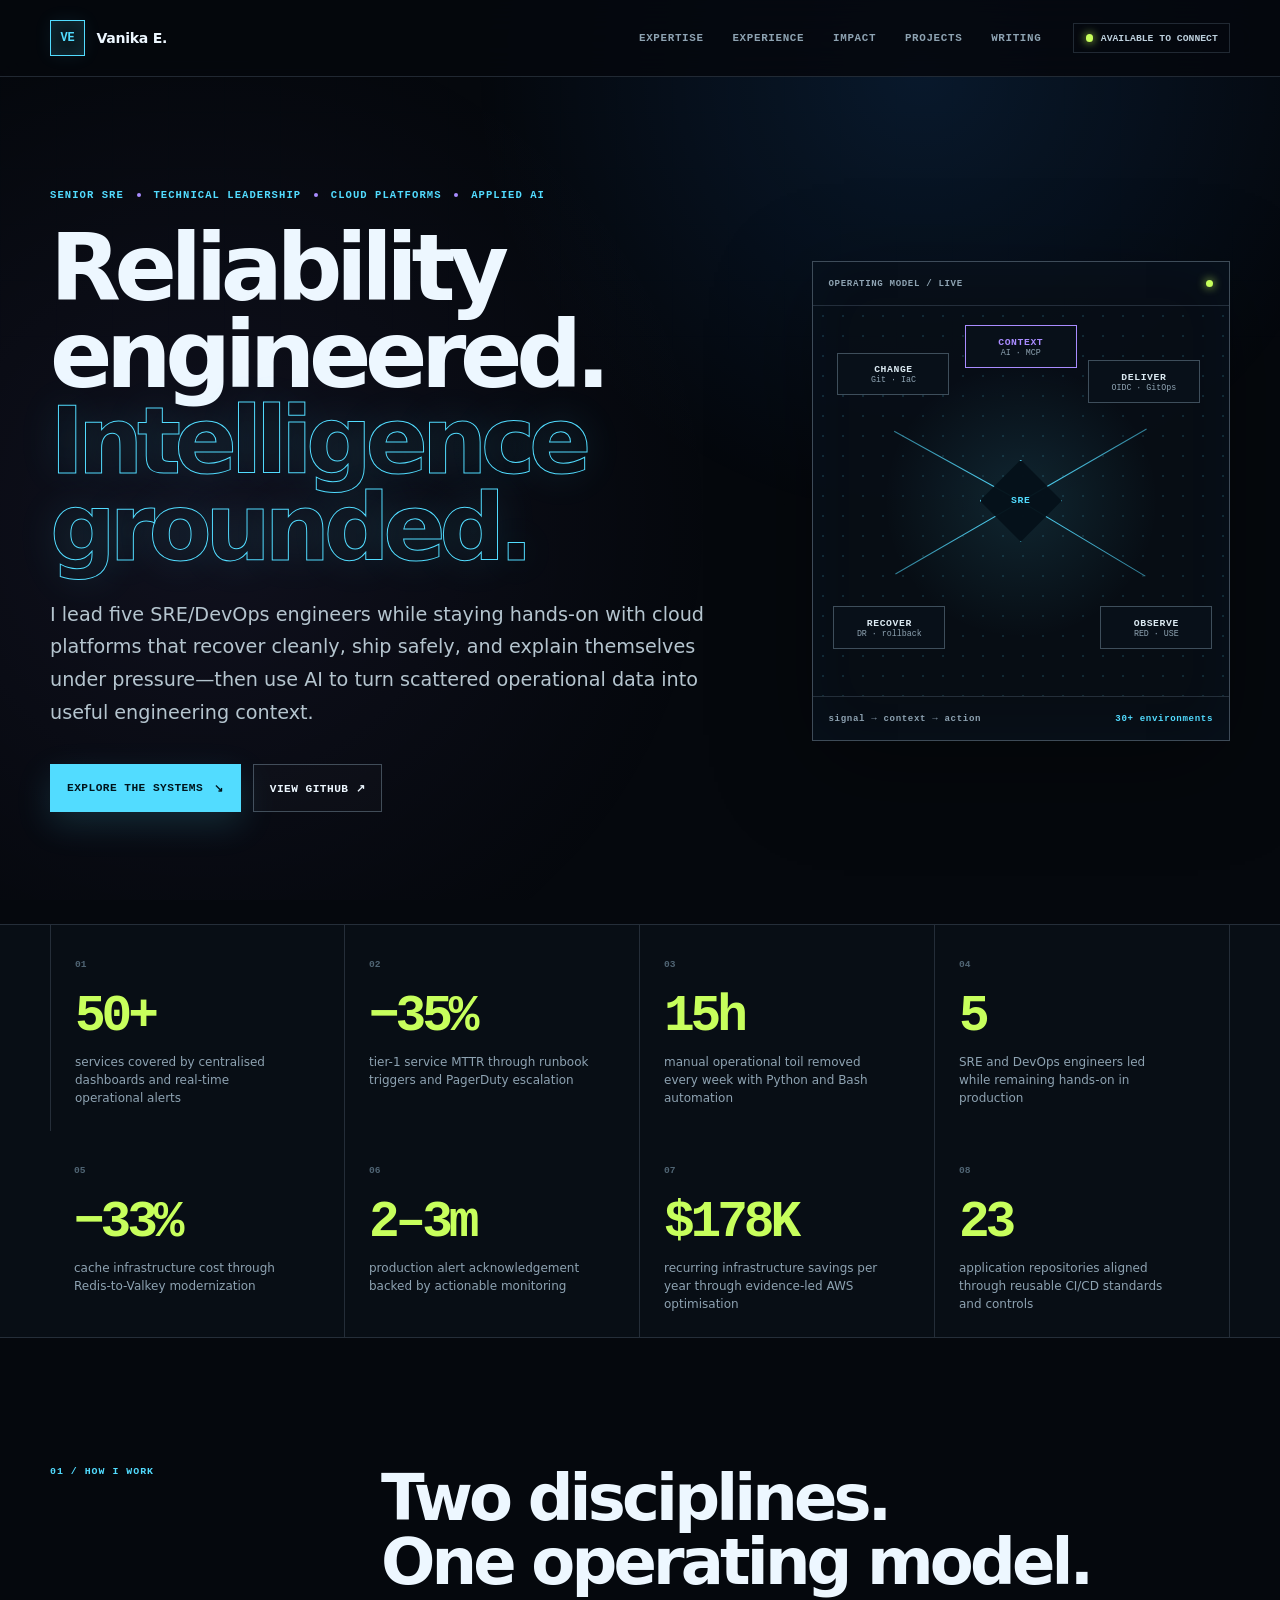
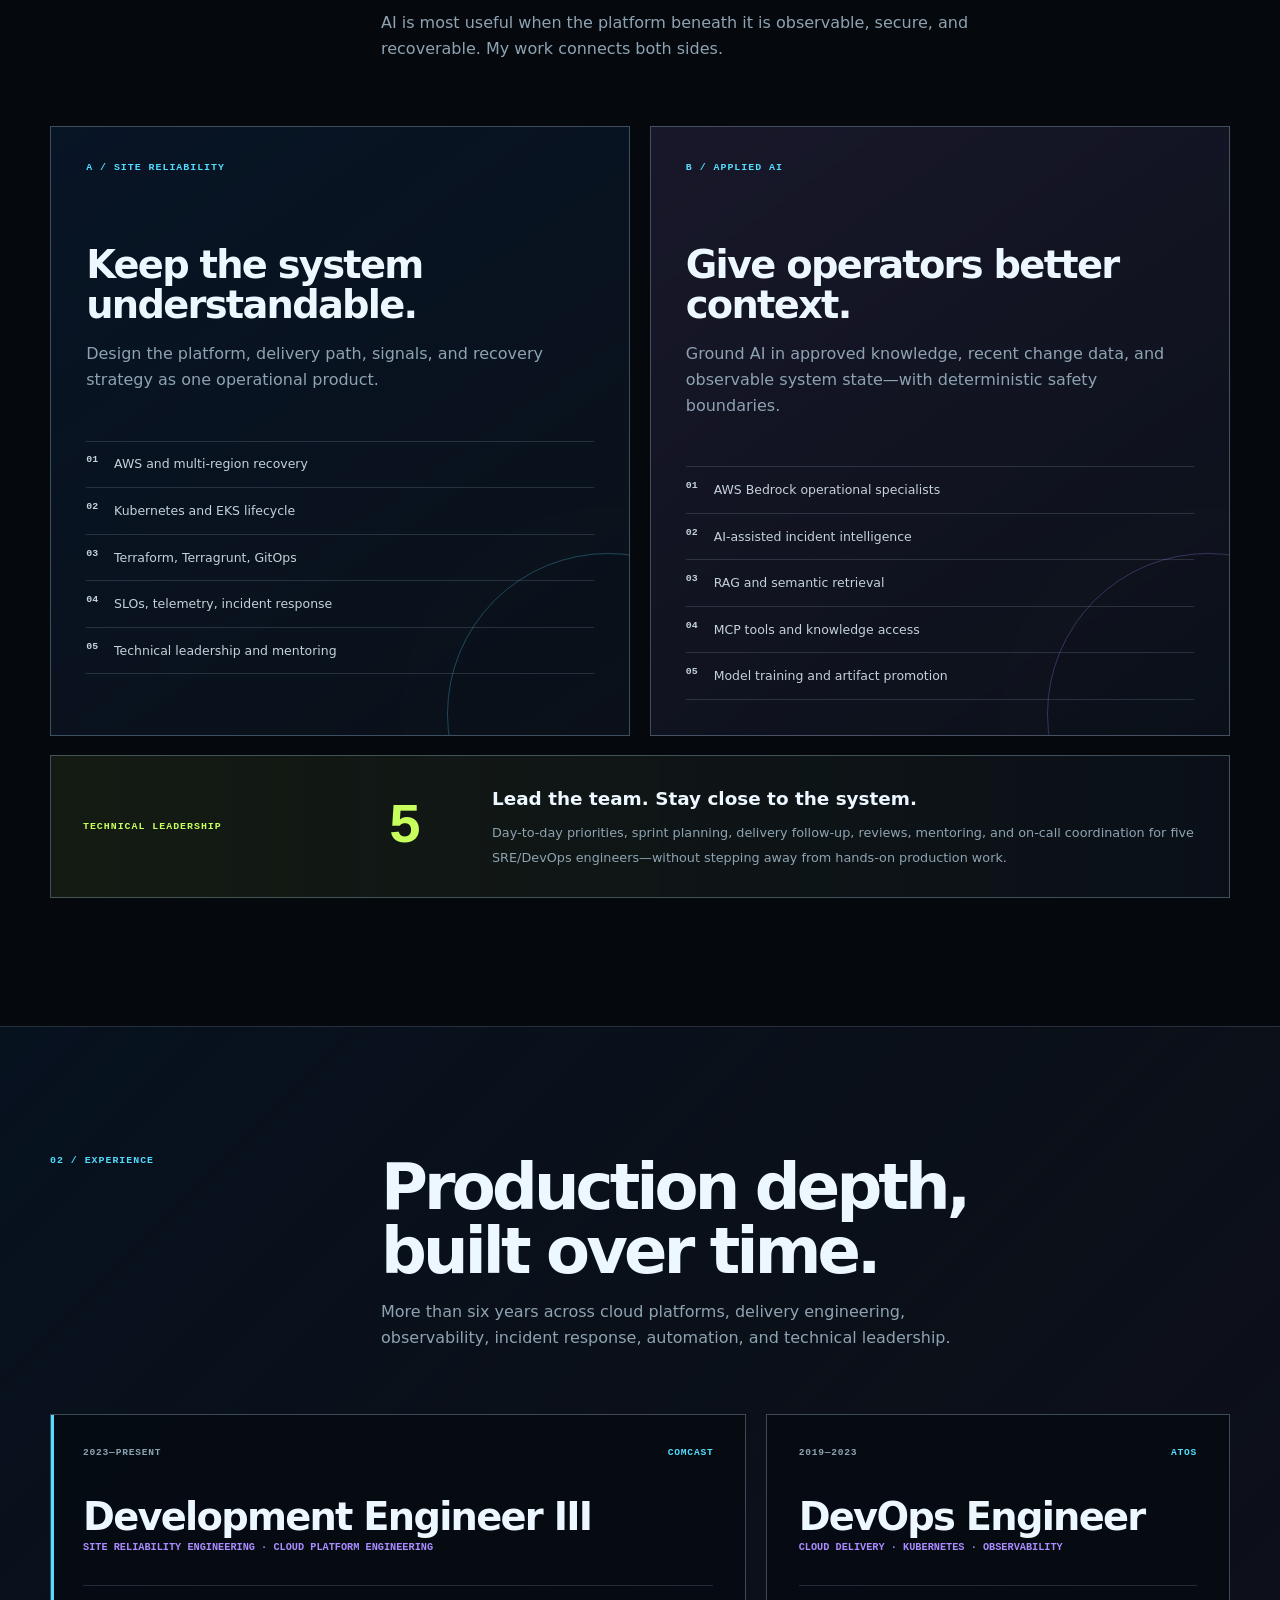
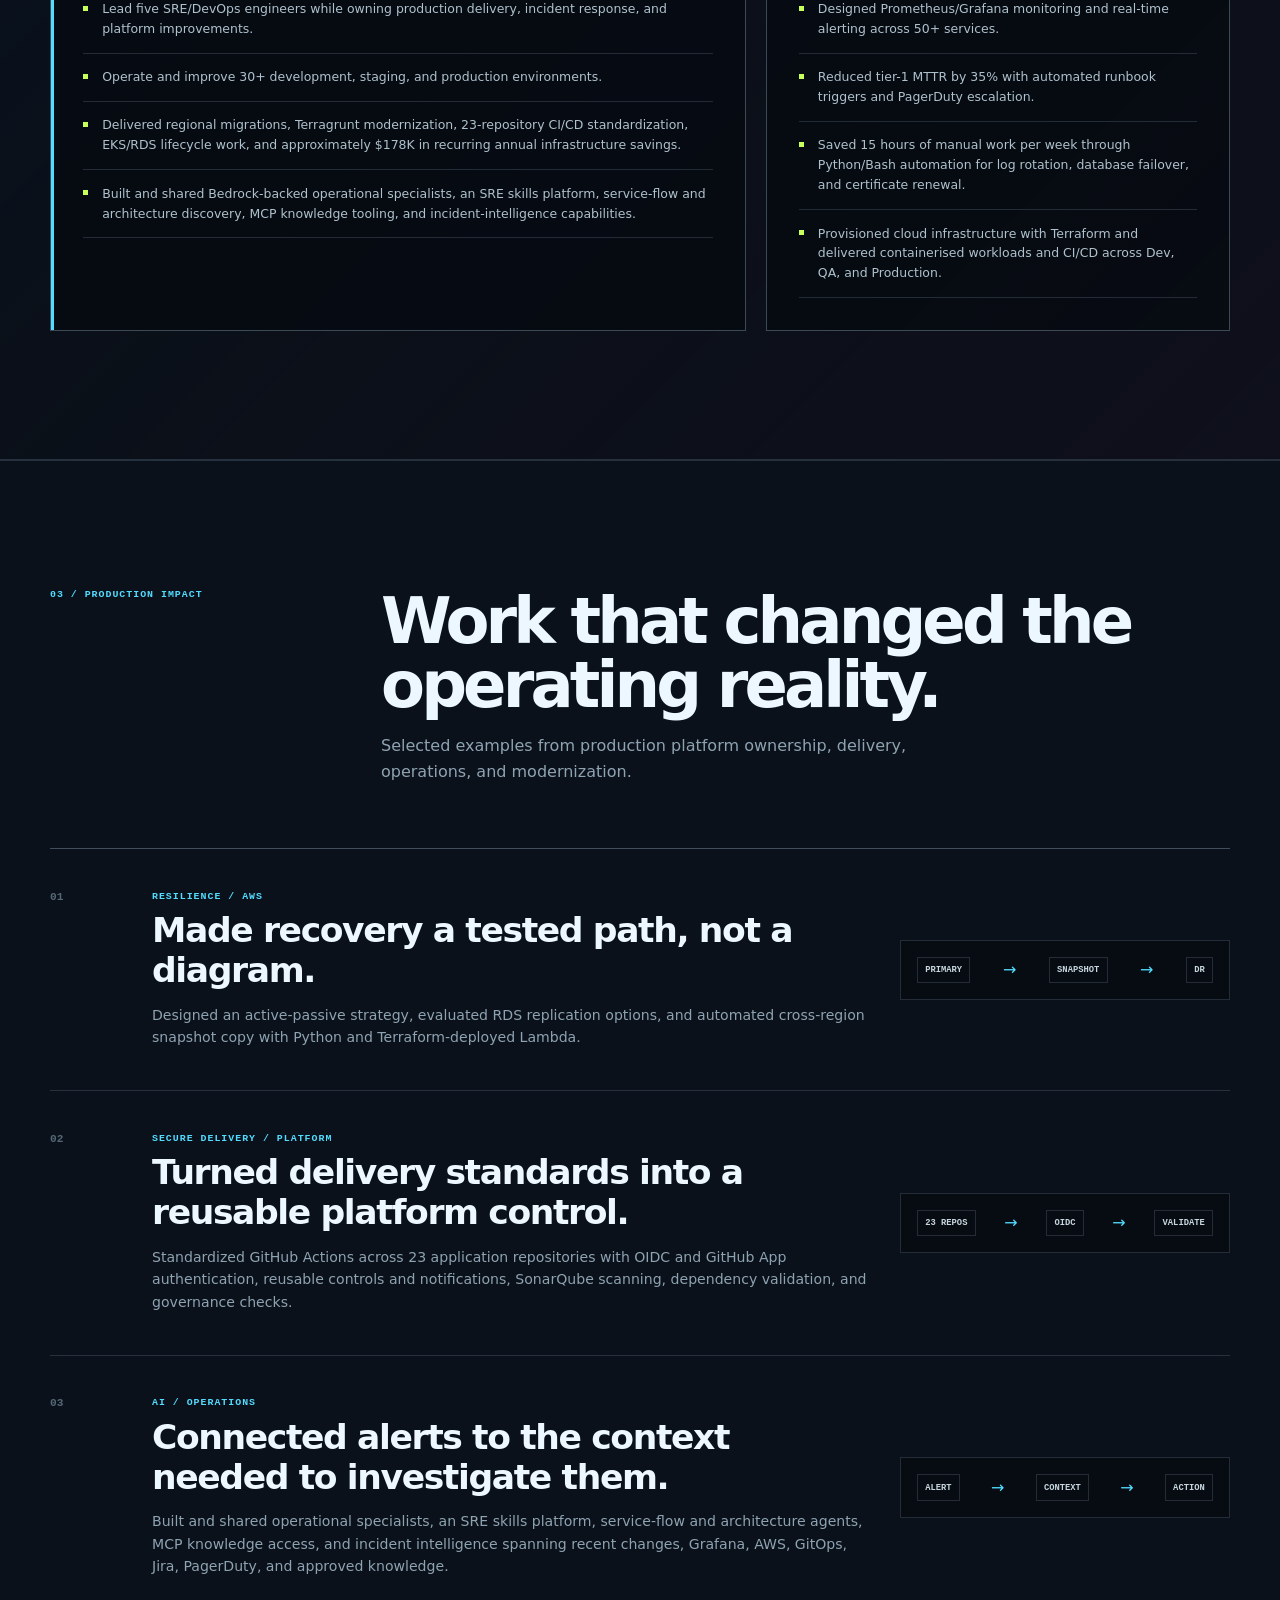
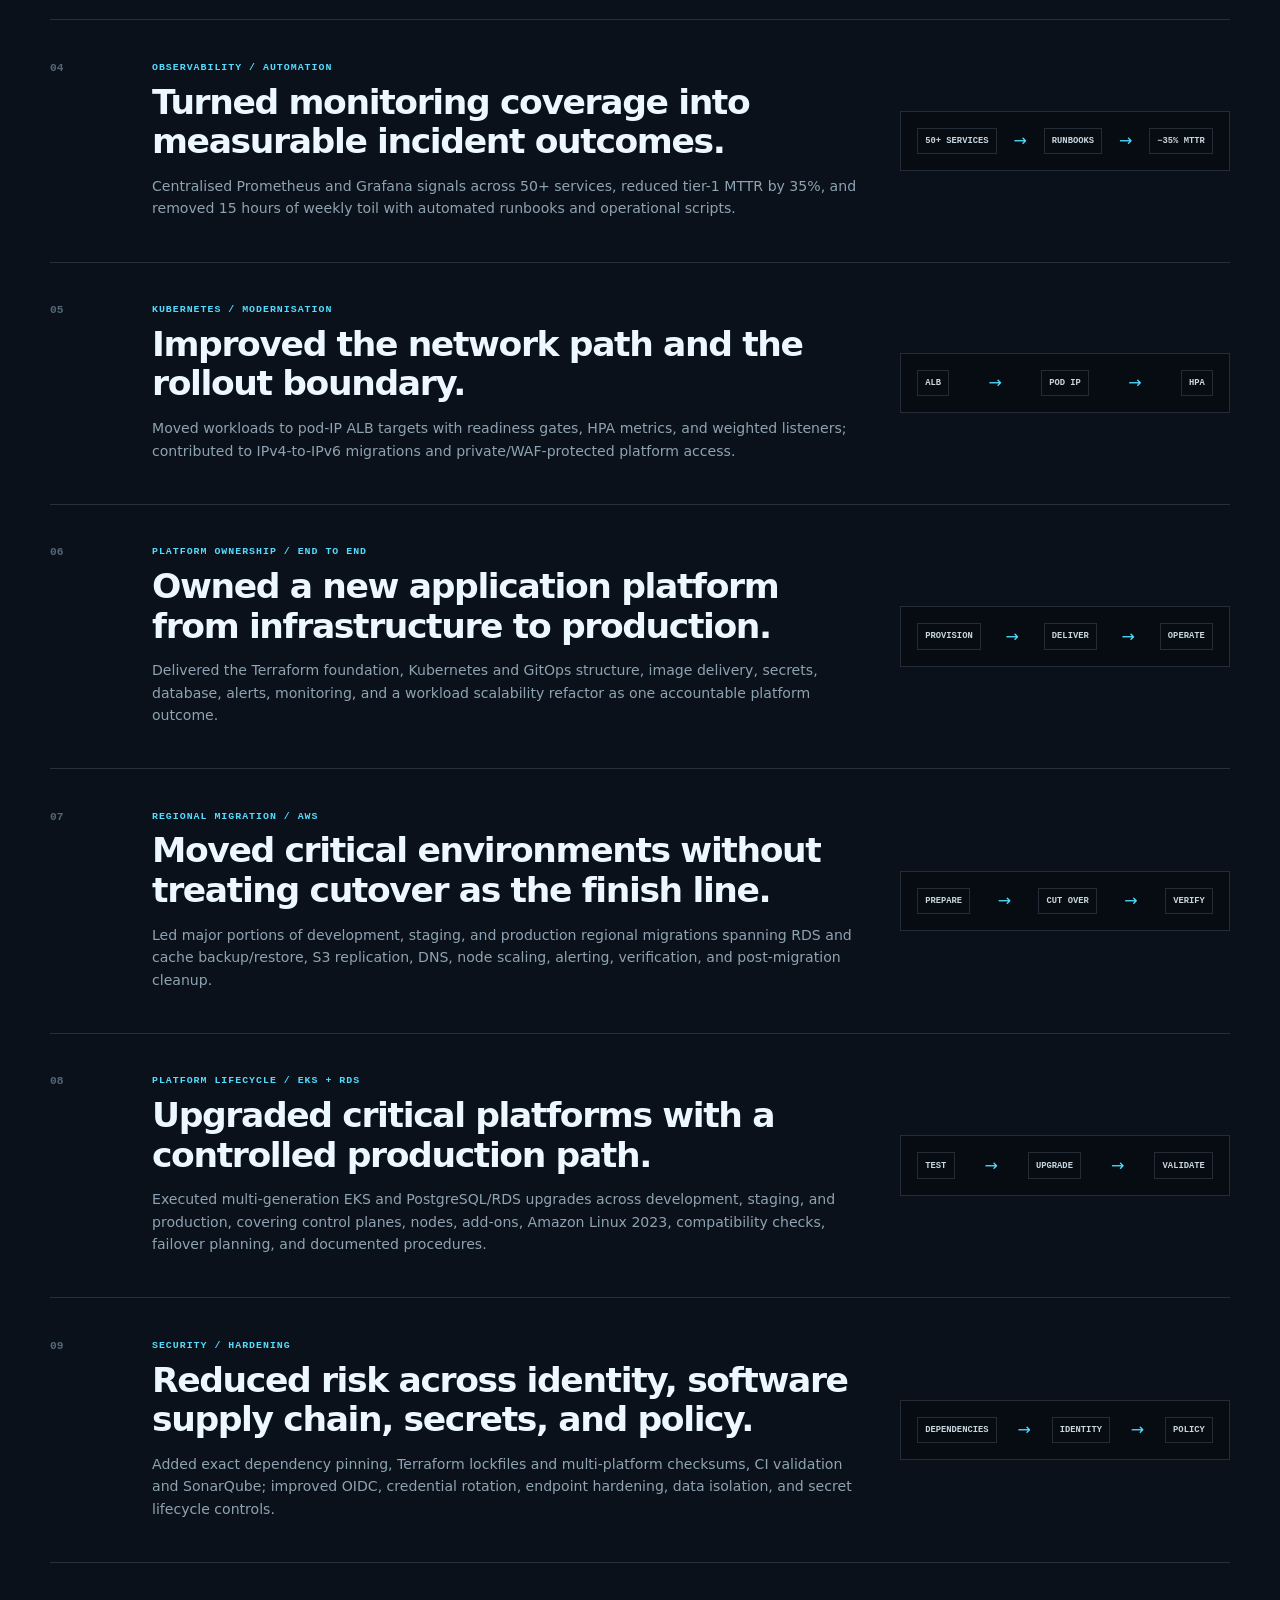
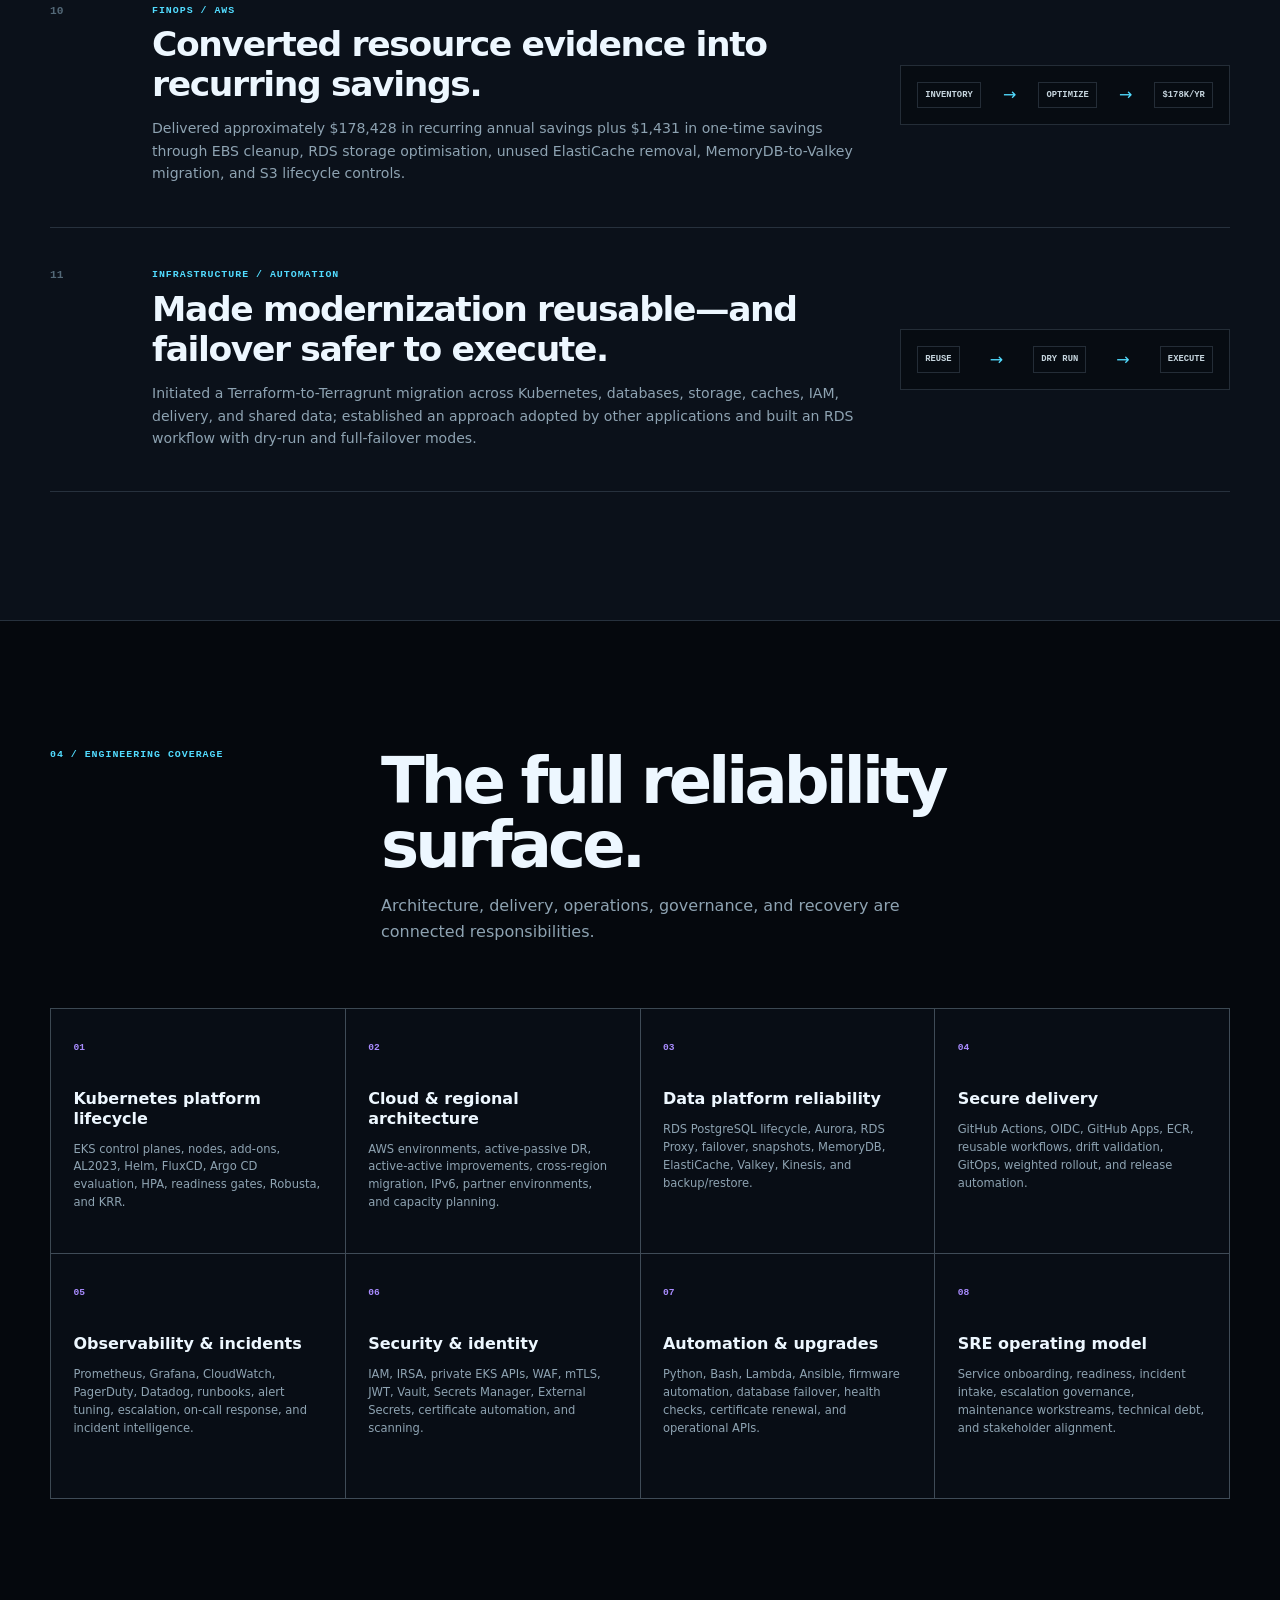
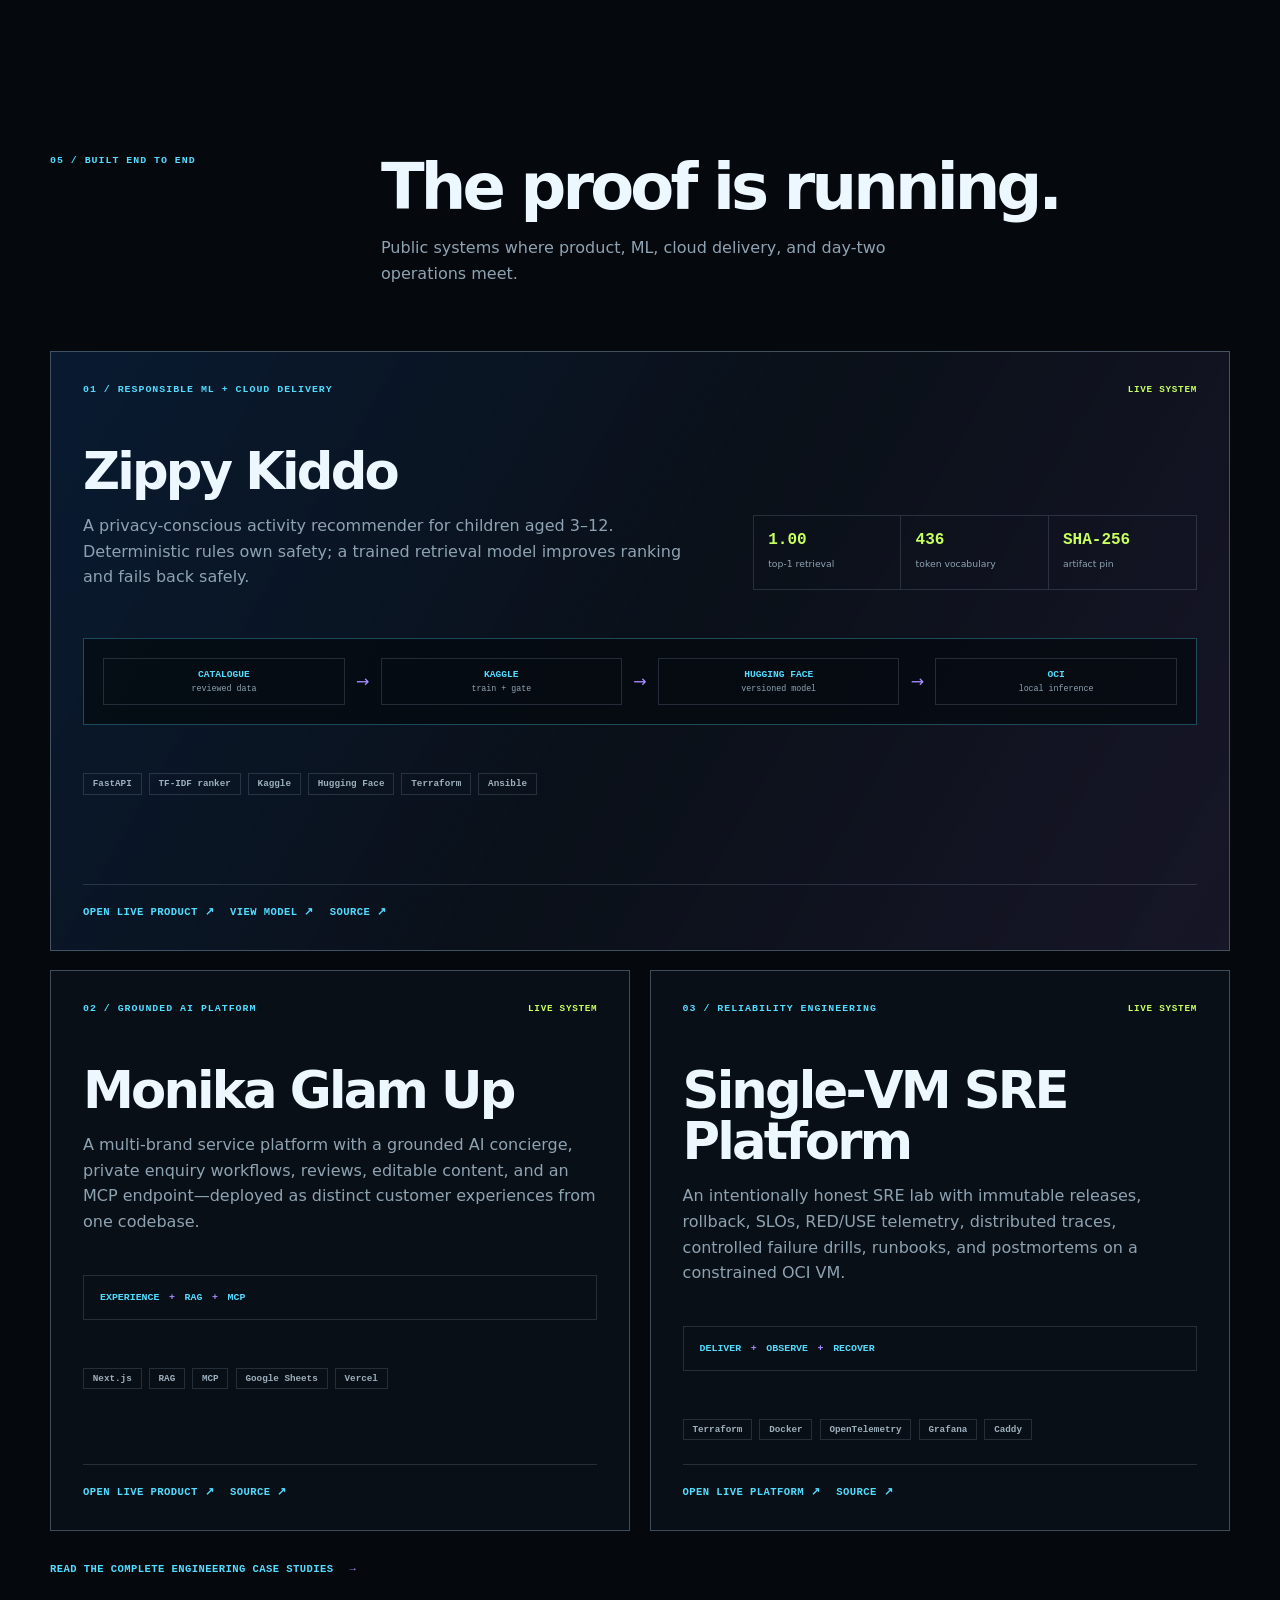
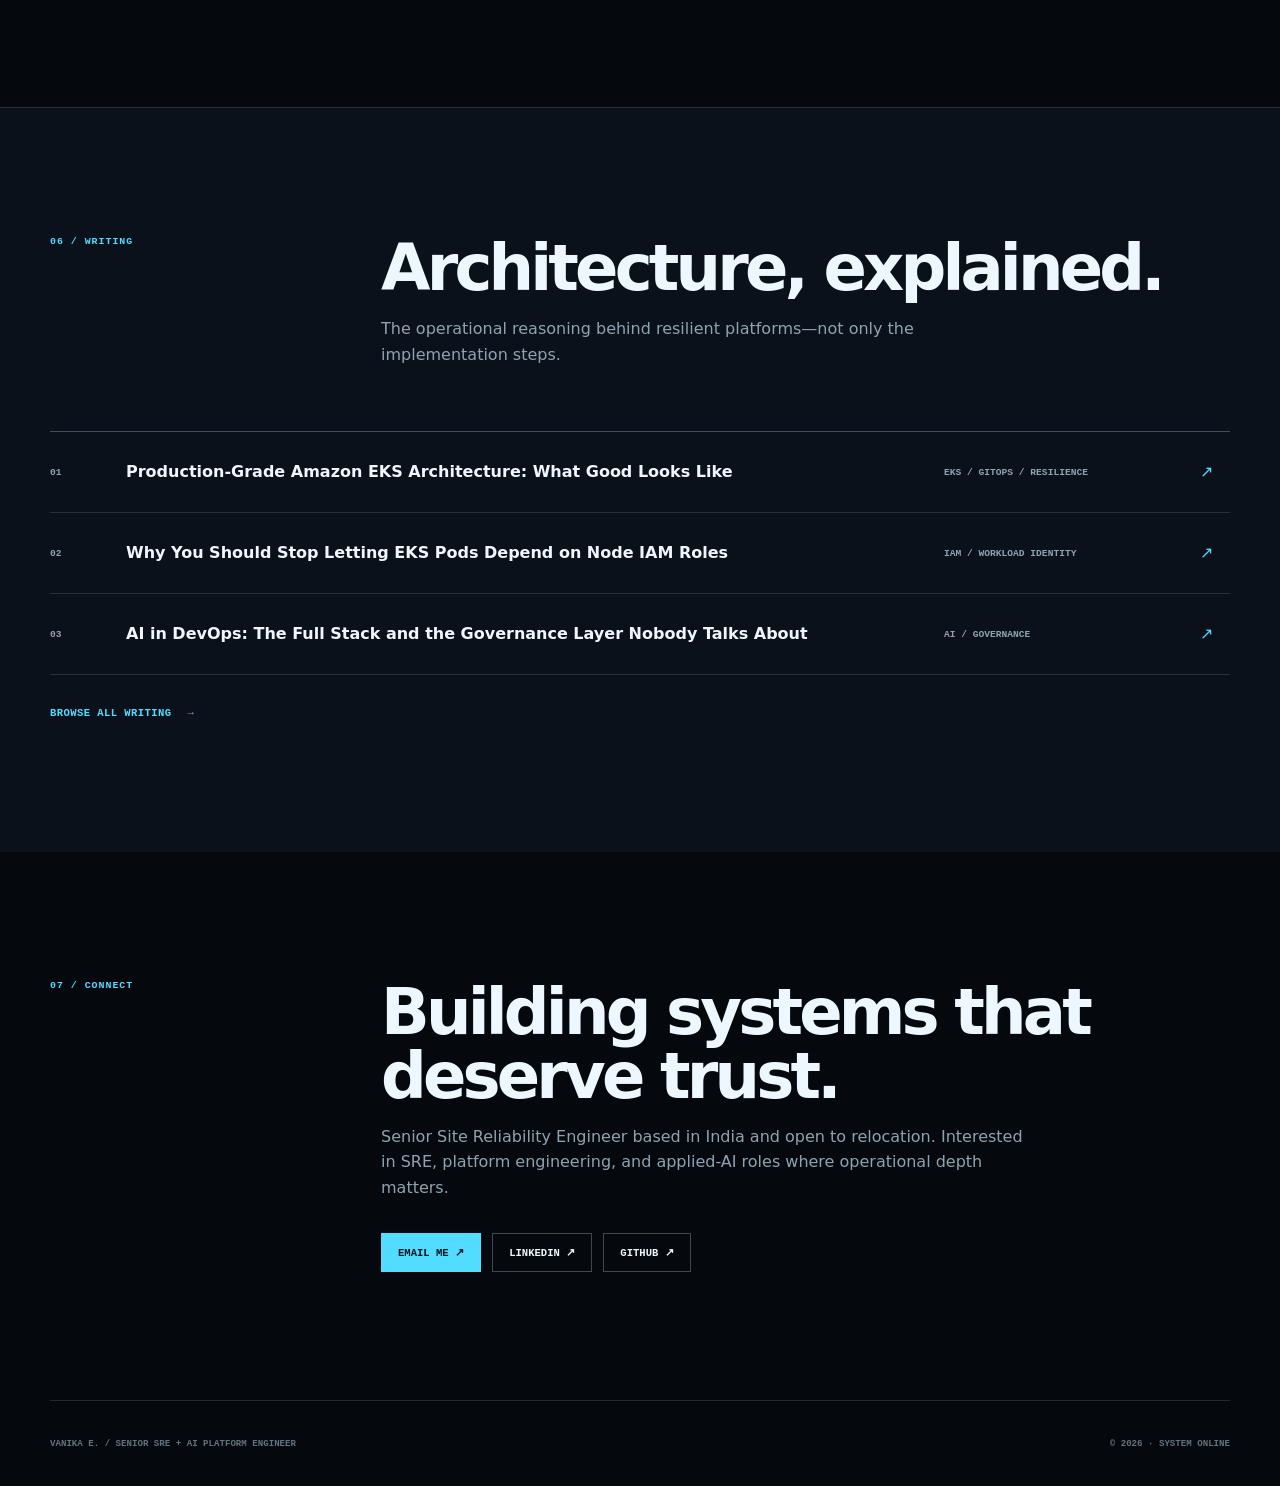
<file: index.html>
<!doctype html>
<html lang="en">
<head>
  <meta charset="utf-8">
  <meta name="viewport" content="width=device-width, initial-scale=1">
  <meta name="description" content="Vanika is a Senior SRE and AI platform engineer building resilient cloud systems, safe delivery pipelines, and grounded operational intelligence.">
  <title>Vanika | Senior SRE &amp; AI Platform Engineer</title>
  <link rel="icon" href="favicon.svg" type="image/svg+xml">
  <link rel="stylesheet" href="styles.css">
  <script src="motion.js" defer></script>
</head>
<body>
  <a class="skip-link" href="#main-content">Skip to content</a>
  <header class="site-header">
    <nav class="nav shell" aria-label="Main navigation">
      <a class="brand" href="#top" aria-label="Vanika portfolio home"><span>VE</span><strong>Vanika E.</strong></a>
      <div class="nav-links"><a href="#expertise">Expertise</a><a href="#experience">Experience</a><a href="#impact">Impact</a><a href="#projects">Projects</a><a href="#writing">Writing</a></div>
      <a class="nav-contact" href="#contact"><span aria-hidden="true"></span>Available to connect</a>
    </nav>
  </header>

  <main id="main-content">
    <section class="hero shell" id="top" aria-labelledby="hero-title">
      <div class="hero-copy">
        <p class="signal"><span>Senior SRE</span><i></i><span>Technical leadership</span><i></i><span>Cloud platforms</span><i></i><span>Applied AI</span></p>
        <h1 id="hero-title">Reliability engineered.<br><em>Intelligence grounded.</em></h1>
        <p class="hero-lede">I lead five SRE/DevOps engineers while staying hands-on with cloud platforms that recover cleanly, ship safely, and explain themselves under pressure—then use AI to turn scattered operational data into useful engineering context.</p>
        <div class="hero-actions"><a class="button button-bright" href="#projects">Explore the systems <span>↘</span></a><a class="button button-line" href="https://github.com/E-Vanika" target="_blank" rel="noreferrer">View GitHub ↗</a></div>
      </div>
      <div class="system-map" aria-label="Operational system connecting delivery, observability, recovery, and AI context">
        <div class="map-head"><span>OPERATING MODEL / LIVE</span><i></i></div>
        <div class="map-canvas">
          <span class="map-node node-code">CHANGE<small>Git · IaC</small></span>
          <span class="map-node node-ship">DELIVER<small>OIDC · GitOps</small></span>
          <span class="map-node node-see">OBSERVE<small>RED · USE</small></span>
          <span class="map-node node-heal">RECOVER<small>DR · rollback</small></span>
          <span class="map-node node-ai">CONTEXT<small>AI · MCP</small></span>
          <i class="map-line line-a"></i><i class="map-line line-b"></i><i class="map-line line-c"></i><i class="map-line line-d"></i>
          <span class="map-core">SRE</span>
        </div>
        <div class="map-foot"><span>signal → context → action</span><strong>30+ environments</strong></div>
      </div>
    </section>

    <section class="telemetry" aria-label="Verified engineering outcomes">
      <div class="shell telemetry-grid">
        <article><span>01</span><strong>50+</strong><p>services covered by centralised dashboards and real-time operational alerts</p></article>
        <article><span>02</span><strong>−35%</strong><p>tier-1 service MTTR through runbook triggers and PagerDuty escalation</p></article>
        <article><span>03</span><strong>15h</strong><p>manual operational toil removed every week with Python and Bash automation</p></article>
        <article><span>04</span><strong>5</strong><p>SRE and DevOps engineers led while remaining hands-on in production</p></article>
        <article><span>05</span><strong>−33%</strong><p>cache infrastructure cost through Redis-to-Valkey modernization</p></article>
        <article><span>06</span><strong>2–3m</strong><p>production alert acknowledgement backed by actionable monitoring</p></article>
        <article><span>07</span><strong>$178K</strong><p>recurring infrastructure savings per year through evidence-led AWS optimisation</p></article>
        <article><span>08</span><strong>23</strong><p>application repositories aligned through reusable CI/CD standards and controls</p></article>
      </div>
    </section>

    <section class="section shell" id="expertise" aria-labelledby="expertise-title">
      <div class="section-intro"><p class="section-code">01 / HOW I WORK</p><div><h2 id="expertise-title">Two disciplines.<br>One operating model.</h2><p>AI is most useful when the platform beneath it is observable, secure, and recoverable. My work connects both sides.</p></div></div>
      <div class="discipline-grid">
        <article class="discipline-card sre-card"><p class="card-index">A / SITE RELIABILITY</p><h3>Keep the system understandable.</h3><p>Design the platform, delivery path, signals, and recovery strategy as one operational product.</p><ul><li><span>01</span>AWS and multi-region recovery</li><li><span>02</span>Kubernetes and EKS lifecycle</li><li><span>03</span>Terraform, Terragrunt, GitOps</li><li><span>04</span>SLOs, telemetry, incident response</li><li><span>05</span>Technical leadership and mentoring</li></ul></article>
        <article class="discipline-card ai-card"><p class="card-index">B / APPLIED AI</p><h3>Give operators better context.</h3><p>Ground AI in approved knowledge, recent change data, and observable system state—with deterministic safety boundaries.</p><ul><li><span>01</span>AWS Bedrock operational specialists</li><li><span>02</span>AI-assisted incident intelligence</li><li><span>03</span>RAG and semantic retrieval</li><li><span>04</span>MCP tools and knowledge access</li><li><span>05</span>Model training and artifact promotion</li></ul></article>
      </div>
      <div class="leadership-band"><p>TECHNICAL LEADERSHIP</p><strong>5</strong><div><h3>Lead the team. Stay close to the system.</h3><span>Day-to-day priorities, sprint planning, delivery follow-up, reviews, mentoring, and on-call coordination for five SRE/DevOps engineers—without stepping away from hands-on production work.</span></div></div>
    </section>

    <section class="section experience-section" id="experience" aria-labelledby="experience-title">
      <div class="shell">
        <div class="section-intro"><p class="section-code">02 / EXPERIENCE</p><div><h2 id="experience-title">Production depth,<br>built over time.</h2><p>More than six years across cloud platforms, delivery engineering, observability, incident response, automation, and technical leadership.</p></div></div>
        <div class="experience-grid">
          <article class="experience-card experience-current"><div class="experience-meta"><span>2023—PRESENT</span><b>COMCAST</b></div><h3>Development Engineer III</h3><p class="experience-role">Site Reliability Engineering · Cloud Platform Engineering</p><ul><li>Lead five SRE/DevOps engineers while owning production delivery, incident response, and platform improvements.</li><li>Operate and improve 30+ development, staging, and production environments.</li><li>Delivered regional migrations, Terragrunt modernization, 23-repository CI/CD standardization, EKS/RDS lifecycle work, and approximately $178K in recurring annual infrastructure savings.</li><li>Built and shared Bedrock-backed operational specialists, an SRE skills platform, service-flow and architecture discovery, MCP knowledge tooling, and incident-intelligence capabilities.</li></ul></article>
          <article class="experience-card"><div class="experience-meta"><span>2019—2023</span><b>ATOS</b></div><h3>DevOps Engineer</h3><p class="experience-role">Cloud Delivery · Kubernetes · Observability</p><ul><li>Designed Prometheus/Grafana monitoring and real-time alerting across 50+ services.</li><li>Reduced tier-1 MTTR by 35% with automated runbook triggers and PagerDuty escalation.</li><li>Saved 15 hours of manual work per week through Python/Bash automation for log rotation, database failover, and certificate renewal.</li><li>Provisioned cloud infrastructure with Terraform and delivered containerised workloads and CI/CD across Dev, QA, and Production.</li></ul></article>
        </div>
      </div>
    </section>

    <section class="section impact-section" id="impact" aria-labelledby="impact-title">
      <div class="shell">
        <div class="section-intro"><p class="section-code">03 / PRODUCTION IMPACT</p><div><h2 id="impact-title">Work that changed the operating reality.</h2><p>Selected examples from production platform ownership, delivery, operations, and modernization.</p></div></div>
        <div class="impact-list">
          <article><div class="impact-number">01</div><div class="impact-copy"><p>RESILIENCE / AWS</p><h3>Made recovery a tested path, not a diagram.</h3><span>Designed an active-passive strategy, evaluated RDS replication options, and automated cross-region snapshot copy with Python and Terraform-deployed Lambda.</span></div><div class="impact-flow" aria-label="Primary region snapshot copied to disaster recovery region"><b>PRIMARY</b><i>→</i><b>SNAPSHOT</b><i>→</i><b>DR</b></div></article>
          <article><div class="impact-number">02</div><div class="impact-copy"><p>SECURE DELIVERY / PLATFORM</p><h3>Turned delivery standards into a reusable platform control.</h3><span>Standardized GitHub Actions across 23 application repositories with OIDC and GitHub App authentication, reusable controls and notifications, SonarQube scanning, dependency validation, and governance checks.</span></div><div class="impact-flow" aria-label="Reusable delivery standards connect repositories through identity and validation controls"><b>23 REPOS</b><i>→</i><b>OIDC</b><i>→</i><b>VALIDATE</b></div></article>
          <article><div class="impact-number">03</div><div class="impact-copy"><p>AI / OPERATIONS</p><h3>Connected alerts to the context needed to investigate them.</h3><span>Built and shared operational specialists, an SRE skills platform, service-flow and architecture agents, MCP knowledge access, and incident intelligence spanning recent changes, Grafana, AWS, GitOps, Jira, PagerDuty, and approved knowledge.</span></div><div class="impact-flow" aria-label="Alert enriched by operational context before action"><b>ALERT</b><i>→</i><b>CONTEXT</b><i>→</i><b>ACTION</b></div></article>
          <article><div class="impact-number">04</div><div class="impact-copy"><p>OBSERVABILITY / AUTOMATION</p><h3>Turned monitoring coverage into measurable incident outcomes.</h3><span>Centralised Prometheus and Grafana signals across 50+ services, reduced tier-1 MTTR by 35%, and removed 15 hours of weekly toil with automated runbooks and operational scripts.</span></div><div class="impact-flow" aria-label="Service signals trigger runbooks and faster recovery"><b>50+ SERVICES</b><i>→</i><b>RUNBOOKS</b><i>→</i><b>−35% MTTR</b></div></article>
          <article><div class="impact-number">05</div><div class="impact-copy"><p>KUBERNETES / MODERNISATION</p><h3>Improved the network path and the rollout boundary.</h3><span>Moved workloads to pod-IP ALB targets with readiness gates, HPA metrics, and weighted listeners; contributed to IPv4-to-IPv6 migrations and private/WAF-protected platform access.</span></div><div class="impact-flow" aria-label="Application traffic reaches Kubernetes pods through controlled ALB rollout"><b>ALB</b><i>→</i><b>POD IP</b><i>→</i><b>HPA</b></div></article>
          <article><div class="impact-number">06</div><div class="impact-copy"><p>PLATFORM OWNERSHIP / END TO END</p><h3>Owned a new application platform from infrastructure to production.</h3><span>Delivered the Terraform foundation, Kubernetes and GitOps structure, image delivery, secrets, database, alerts, monitoring, and a workload scalability refactor as one accountable platform outcome.</span></div><div class="impact-flow" aria-label="Platform ownership spans provisioning, delivery, and operations"><b>PROVISION</b><i>→</i><b>DELIVER</b><i>→</i><b>OPERATE</b></div></article>
          <article><div class="impact-number">07</div><div class="impact-copy"><p>REGIONAL MIGRATION / AWS</p><h3>Moved critical environments without treating cutover as the finish line.</h3><span>Led major portions of development, staging, and production regional migrations spanning RDS and cache backup/restore, S3 replication, DNS, node scaling, alerting, verification, and post-migration cleanup.</span></div><div class="impact-flow" aria-label="Regional migration progresses through preparation, cutover, and verification"><b>PREPARE</b><i>→</i><b>CUT OVER</b><i>→</i><b>VERIFY</b></div></article>
          <article><div class="impact-number">08</div><div class="impact-copy"><p>PLATFORM LIFECYCLE / EKS + RDS</p><h3>Upgraded critical platforms with a controlled production path.</h3><span>Executed multi-generation EKS and PostgreSQL/RDS upgrades across development, staging, and production, covering control planes, nodes, add-ons, Amazon Linux 2023, compatibility checks, failover planning, and documented procedures.</span></div><div class="impact-flow" aria-label="Platform upgrades move from testing through controlled rollout to validation"><b>TEST</b><i>→</i><b>UPGRADE</b><i>→</i><b>VALIDATE</b></div></article>
          <article><div class="impact-number">09</div><div class="impact-copy"><p>SECURITY / HARDENING</p><h3>Reduced risk across identity, software supply chain, secrets, and policy.</h3><span>Added exact dependency pinning, Terraform lockfiles and multi-platform checksums, CI validation and SonarQube; improved OIDC, credential rotation, endpoint hardening, data isolation, and secret lifecycle controls.</span></div><div class="impact-flow" aria-label="Security hardening connects dependencies, identity, and policy controls"><b>DEPENDENCIES</b><i>→</i><b>IDENTITY</b><i>→</i><b>POLICY</b></div></article>
          <article><div class="impact-number">10</div><div class="impact-copy"><p>FINOPS / AWS</p><h3>Converted resource evidence into recurring savings.</h3><span>Delivered approximately $178,428 in recurring annual savings plus $1,431 in one-time savings through EBS cleanup, RDS storage optimisation, unused ElastiCache removal, MemoryDB-to-Valkey migration, and S3 lifecycle controls.</span></div><div class="impact-flow" aria-label="Infrastructure inventory drives optimization and recurring annual savings"><b>INVENTORY</b><i>→</i><b>OPTIMIZE</b><i>→</i><b>$178K/YR</b></div></article>
          <article><div class="impact-number">11</div><div class="impact-copy"><p>INFRASTRUCTURE / AUTOMATION</p><h3>Made modernization reusable—and failover safer to execute.</h3><span>Initiated a Terraform-to-Terragrunt migration across Kubernetes, databases, storage, caches, IAM, delivery, and shared data; established an approach adopted by other applications and built an RDS workflow with dry-run and full-failover modes.</span></div><div class="impact-flow" aria-label="Infrastructure modernization progresses through reusable planning, dry-run validation, and controlled execution"><b>REUSE</b><i>→</i><b>DRY RUN</b><i>→</i><b>EXECUTE</b></div></article>
        </div>
      </div>
    </section>

    <section class="section shell" aria-labelledby="coverage-title">
      <div class="section-intro"><p class="section-code">04 / ENGINEERING COVERAGE</p><div><h2 id="coverage-title">The full reliability surface.</h2><p>Architecture, delivery, operations, governance, and recovery are connected responsibilities.</p></div></div>
      <div class="coverage-grid">
        <article><span>01</span><h3>Kubernetes platform lifecycle</h3><p>EKS control planes, nodes, add-ons, AL2023, Helm, FluxCD, Argo CD evaluation, HPA, readiness gates, Robusta, and KRR.</p></article>
        <article><span>02</span><h3>Cloud &amp; regional architecture</h3><p>AWS environments, active-passive DR, active-active improvements, cross-region migration, IPv6, partner environments, and capacity planning.</p></article>
        <article><span>03</span><h3>Data platform reliability</h3><p>RDS PostgreSQL lifecycle, Aurora, RDS Proxy, failover, snapshots, MemoryDB, ElastiCache, Valkey, Kinesis, and backup/restore.</p></article>
        <article><span>04</span><h3>Secure delivery</h3><p>GitHub Actions, OIDC, GitHub Apps, ECR, reusable workflows, drift validation, GitOps, weighted rollout, and release automation.</p></article>
        <article><span>05</span><h3>Observability &amp; incidents</h3><p>Prometheus, Grafana, CloudWatch, PagerDuty, Datadog, runbooks, alert tuning, escalation, on-call response, and incident intelligence.</p></article>
        <article><span>06</span><h3>Security &amp; identity</h3><p>IAM, IRSA, private EKS APIs, WAF, mTLS, JWT, Vault, Secrets Manager, External Secrets, certificate automation, and scanning.</p></article>
        <article><span>07</span><h3>Automation &amp; upgrades</h3><p>Python, Bash, Lambda, Ansible, firmware automation, database failover, health checks, certificate renewal, and operational APIs.</p></article>
        <article><span>08</span><h3>SRE operating model</h3><p>Service onboarding, readiness, incident intake, escalation governance, maintenance workstreams, technical debt, and stakeholder alignment.</p></article>
      </div>
    </section>

    <section class="section shell" id="projects" aria-labelledby="projects-title">
      <div class="section-intro"><p class="section-code">05 / BUILT END TO END</p><div><h2 id="projects-title">The proof is running.</h2><p>Public systems where product, ML, cloud delivery, and day-two operations meet.</p></div></div>
      <div class="project-grid">
        <article class="project-card project-zippy">
          <div class="project-top"><p>01 / RESPONSIBLE ML + CLOUD DELIVERY</p><span>LIVE SYSTEM</span></div>
          <div class="project-body"><div><h3>Zippy Kiddo</h3><p>A privacy-conscious activity recommender for children aged 3–12. Deterministic rules own safety; a trained retrieval model improves ranking and fails back safely.</p></div><div class="model-stats"><div><strong>1.00</strong><span>top‑1 retrieval</span></div><div><strong>436</strong><span>token vocabulary</span></div><div><strong>SHA‑256</strong><span>artifact pin</span></div></div></div>
          <div class="pipeline" aria-label="Zippy Kiddo model lifecycle from catalogue through Kaggle and Hugging Face to OCI"><span>CATALOGUE<small>reviewed data</small></span><i>→</i><span>KAGGLE<small>train + gate</small></span><i>→</i><span>HUGGING FACE<small>versioned model</small></span><i>→</i><span>OCI<small>local inference</small></span></div>
          <ul class="tags"><li>FastAPI</li><li>TF‑IDF ranker</li><li>Kaggle</li><li>Hugging Face</li><li>Terraform</li><li>Ansible</li></ul>
          <div class="project-actions"><a href="https://zippy-kiddo.129-225-85-54.sslip.io" target="_blank" rel="noreferrer">Open live product ↗</a><a href="https://huggingface.co/vanikae/zippy-kiddo-ranker" target="_blank" rel="noreferrer">View model ↗</a><a href="https://github.com/E-Vanika/zippy-kiddo" target="_blank" rel="noreferrer">Source ↗</a></div>
        </article>
        <article class="project-card">
          <div class="project-top"><p>02 / GROUNDED AI PLATFORM</p><span>LIVE SYSTEM</span></div><h3>Monika Glam Up</h3><p>A multi-brand service platform with a grounded AI concierge, private enquiry workflows, reviews, editable content, and an MCP endpoint—deployed as distinct customer experiences from one codebase.</p><div class="mini-architecture"><span>EXPERIENCE</span><i>+</i><span>RAG</span><i>+</i><span>MCP</span></div><ul class="tags"><li>Next.js</li><li>RAG</li><li>MCP</li><li>Google Sheets</li><li>Vercel</li></ul><div class="project-actions"><a href="https://monika-glamup.vercel.app/" target="_blank" rel="noreferrer">Open live product ↗</a><a href="https://github.com/E-Vanika/morphos-core" target="_blank" rel="noreferrer">Source ↗</a></div>
        </article>
        <article class="project-card">
          <div class="project-top"><p>03 / RELIABILITY ENGINEERING</p><span>LIVE SYSTEM</span></div><h3>Single‑VM SRE Platform</h3><p>An intentionally honest SRE lab with immutable releases, rollback, SLOs, RED/USE telemetry, distributed traces, controlled failure drills, runbooks, and postmortems on a constrained OCI VM.</p><div class="mini-architecture"><span>DELIVER</span><i>+</i><span>OBSERVE</span><i>+</i><span>RECOVER</span></div><ul class="tags"><li>Terraform</li><li>Docker</li><li>OpenTelemetry</li><li>Grafana</li><li>Caddy</li></ul><div class="project-actions"><a href="https://solo-sre-pg.duckdns.org/" target="_blank" rel="noreferrer">Open live platform ↗</a><a href="https://github.com/E-Vanika/solo-sre-project" target="_blank" rel="noreferrer">Source ↗</a></div>
        </article>
      </div>
      <a class="section-link" href="projects.html">Read the complete engineering case studies <span>→</span></a>
    </section>

    <section class="section writing-section" id="writing" aria-labelledby="writing-title">
      <div class="shell"><div class="section-intro"><p class="section-code">06 / WRITING</p><div><h2 id="writing-title">Architecture, explained.</h2><p>The operational reasoning behind resilient platforms—not only the implementation steps.</p></div></div>
        <div class="writing-list">
          <a href="https://medium.com/@vanikaraj1/production-grade-amazon-eks-architecture-what-good-looks-like-092eeeaffea1" target="_blank" rel="noreferrer"><span>01</span><strong>Production‑Grade Amazon EKS Architecture: What Good Looks Like</strong><small>EKS / GitOps / resilience</small><i>↗</i></a>
          <a href="https://www.linkedin.com/pulse/why-you-should-stop-letting-eks-pods-depend-node-iam-roles-vanika-e-udmhc" target="_blank" rel="noreferrer"><span>02</span><strong>Why You Should Stop Letting EKS Pods Depend on Node IAM Roles</strong><small>IAM / workload identity</small><i>↗</i></a>
          <a href="https://medium.com/@vanikaraj1/ai-in-devops-the-full-stack-and-the-governance-layer-nobody-talks-about-cde32f263ec1" target="_blank" rel="noreferrer"><span>03</span><strong>AI in DevOps: The Full Stack and the Governance Layer Nobody Talks About</strong><small>AI / governance</small><i>↗</i></a>
        </div><a class="section-link" href="blogs.html">Browse all writing <span>→</span></a>
      </div>
    </section>

    <section class="contact shell" id="contact" aria-labelledby="contact-title"><p class="section-code">07 / CONNECT</p><div><h2 id="contact-title">Building systems that deserve trust.</h2><p>Senior Site Reliability Engineer based in India and open to relocation. Interested in SRE, platform engineering, and applied-AI roles where operational depth matters.</p><div class="contact-links"><a href="mailto:vanikaraj1@gmail.com">Email me ↗</a><a href="https://www.linkedin.com/in/vanika-e-54776618b/" target="_blank" rel="noreferrer">LinkedIn ↗</a><a href="https://github.com/E-Vanika" target="_blank" rel="noreferrer">GitHub ↗</a></div></div></section>
  </main>
  <footer class="footer shell"><p>VANIKA E. / SENIOR SRE + AI PLATFORM ENGINEER</p><p>© 2026 · SYSTEM ONLINE</p></footer>
</body>
</html>
</file>
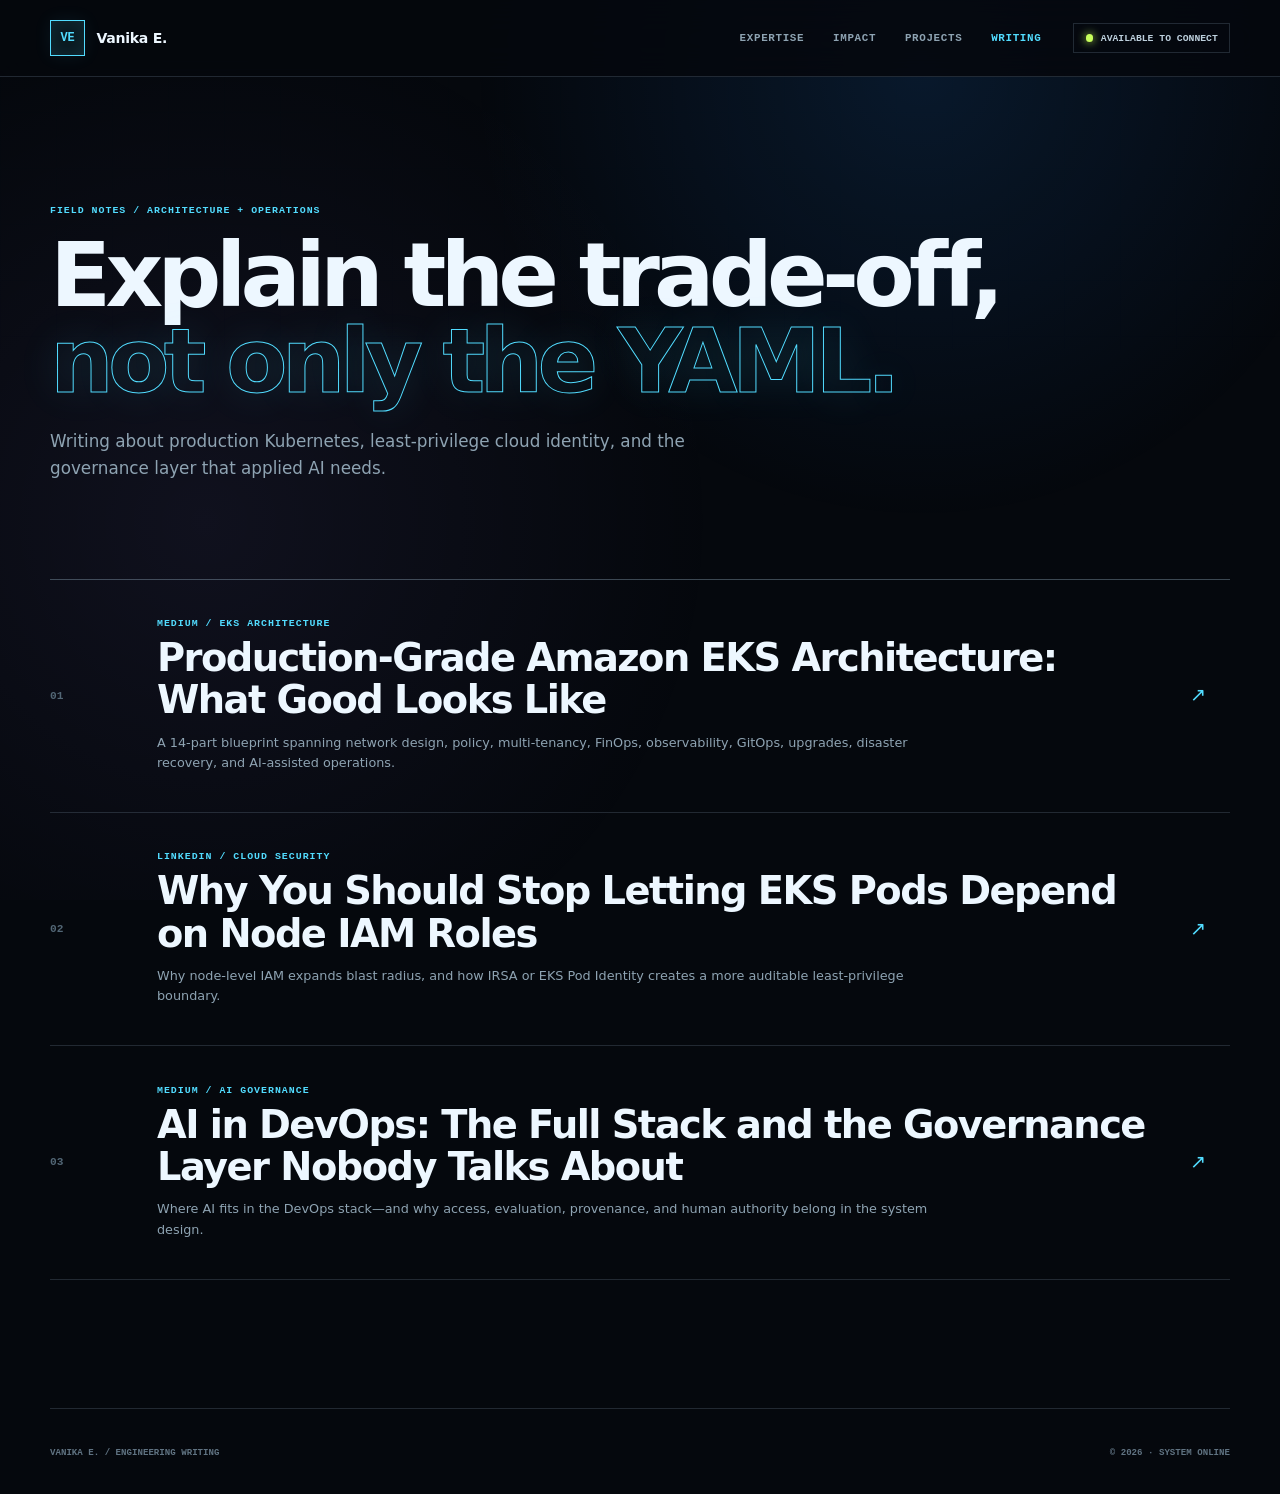
<file: blogs.html>
<!doctype html>
<html lang="en">
<head>
  <meta charset="utf-8">
  <meta name="viewport" content="width=device-width, initial-scale=1">
  <meta name="description" content="Vanika's writing about EKS architecture, cloud security, platform reliability, and AI governance.">
  <title>Engineering Writing | Vanika</title>
  <link rel="icon" href="favicon.svg" type="image/svg+xml">
  <link rel="stylesheet" href="styles.css">
  <script src="motion.js" defer></script>
</head>
<body>
  <a class="skip-link" href="#main-content">Skip to content</a>
  <header class="site-header"><nav class="nav shell" aria-label="Main navigation"><a class="brand" href="index.html#top" aria-label="Vanika portfolio home"><span>VE</span><strong>Vanika E.</strong></a><div class="nav-links"><a href="index.html#expertise">Expertise</a><a href="index.html#impact">Impact</a><a href="projects.html">Projects</a><a href="blogs.html" aria-current="page">Writing</a></div><a class="nav-contact" href="index.html#contact"><span aria-hidden="true"></span>Available to connect</a></nav></header>
  <main id="main-content">
    <section class="page-hero shell"><p class="section-code">FIELD NOTES / ARCHITECTURE + OPERATIONS</p><h1>Explain the trade‑off,<br><em>not only the YAML.</em></h1><p>Writing about production Kubernetes, least-privilege cloud identity, and the governance layer that applied AI needs.</p></section>
    <section class="article-catalogue shell" aria-label="Published articles">
      <a href="https://medium.com/@vanikaraj1/production-grade-amazon-eks-architecture-what-good-looks-like-092eeeaffea1" target="_blank" rel="noreferrer"><span>01</span><div><p>MEDIUM / EKS ARCHITECTURE</p><h2>Production‑Grade Amazon EKS Architecture: What Good Looks Like</h2><small>A 14-part blueprint spanning network design, policy, multi-tenancy, FinOps, observability, GitOps, upgrades, disaster recovery, and AI-assisted operations.</small></div><i>↗</i></a>
      <a href="https://www.linkedin.com/pulse/why-you-should-stop-letting-eks-pods-depend-node-iam-roles-vanika-e-udmhc" target="_blank" rel="noreferrer"><span>02</span><div><p>LINKEDIN / CLOUD SECURITY</p><h2>Why You Should Stop Letting EKS Pods Depend on Node IAM Roles</h2><small>Why node-level IAM expands blast radius, and how IRSA or EKS Pod Identity creates a more auditable least-privilege boundary.</small></div><i>↗</i></a>
      <a href="https://medium.com/@vanikaraj1/ai-in-devops-the-full-stack-and-the-governance-layer-nobody-talks-about-cde32f263ec1" target="_blank" rel="noreferrer"><span>03</span><div><p>MEDIUM / AI GOVERNANCE</p><h2>AI in DevOps: The Full Stack and the Governance Layer Nobody Talks About</h2><small>Where AI fits in the DevOps stack—and why access, evaluation, provenance, and human authority belong in the system design.</small></div><i>↗</i></a>
    </section>
  </main>
  <footer class="footer shell"><p>VANIKA E. / ENGINEERING WRITING</p><p>© 2026 · SYSTEM ONLINE</p></footer>
</body>
</html>
</file>
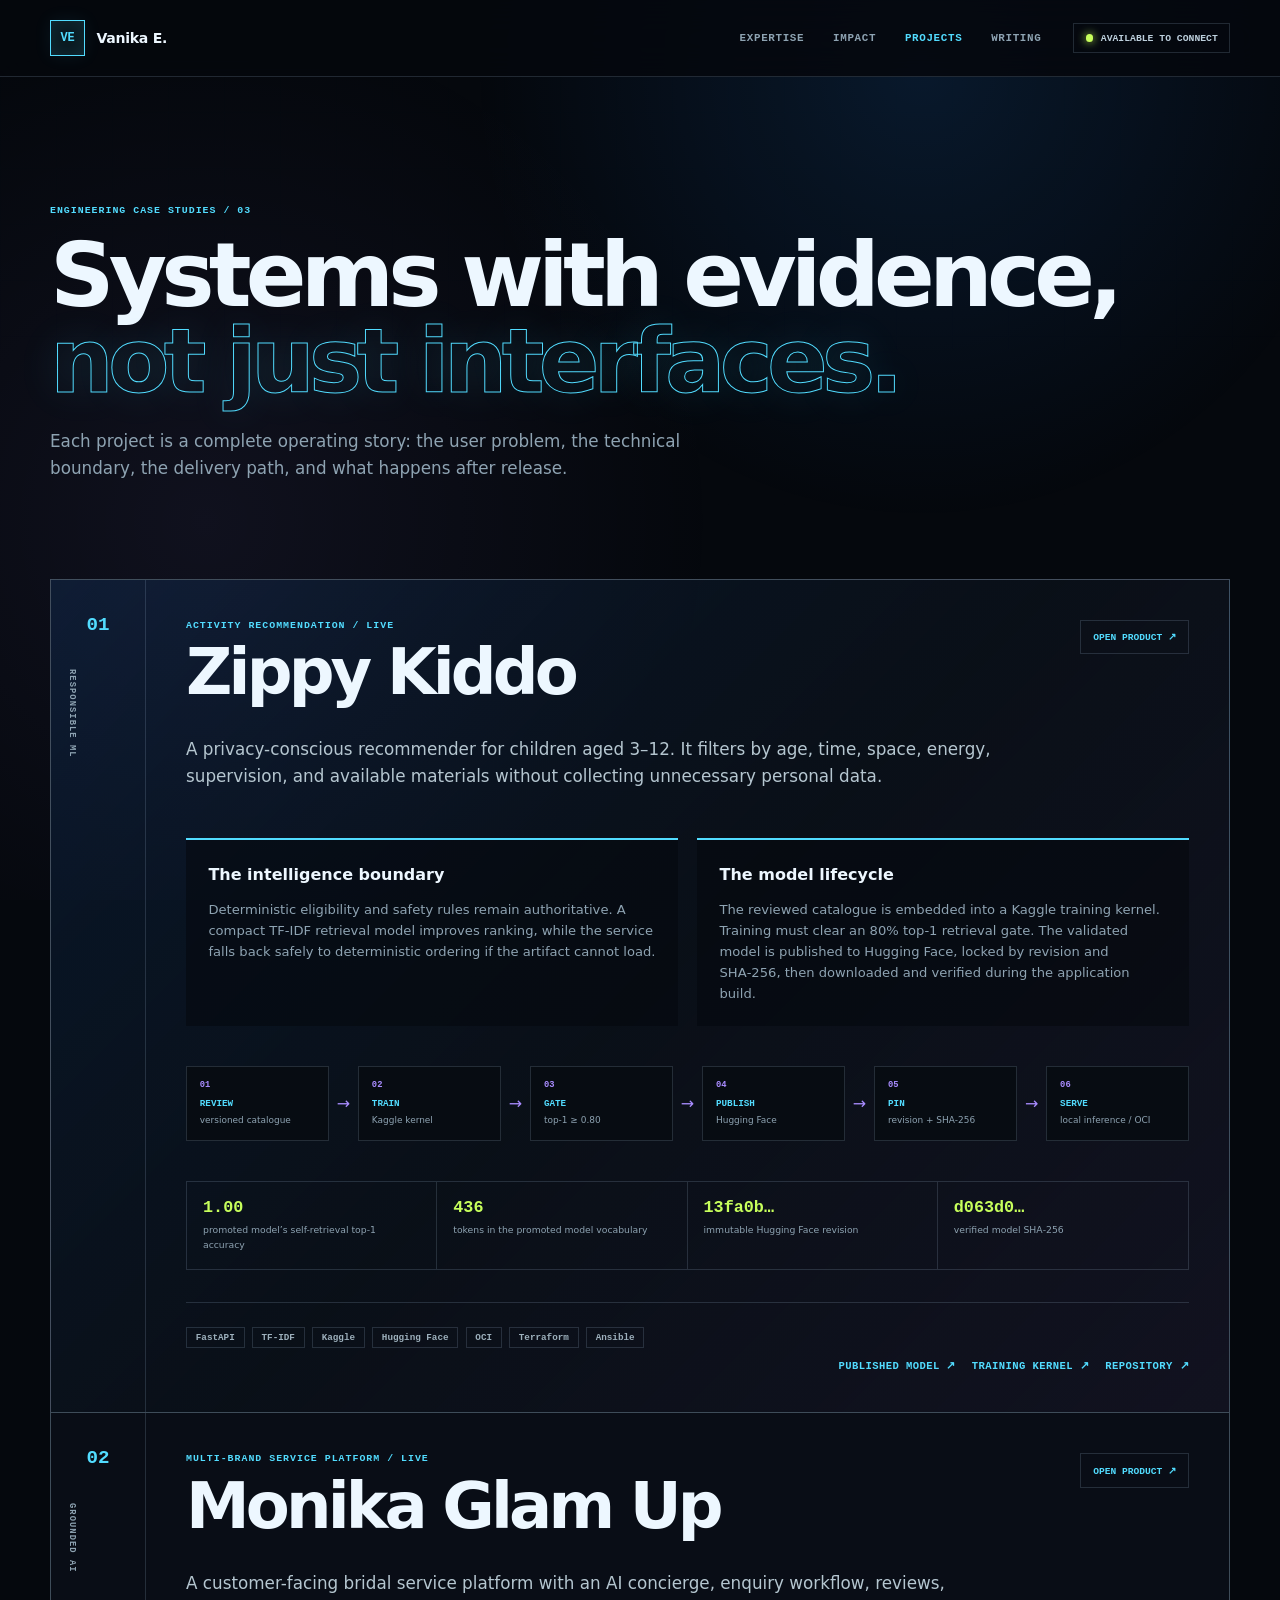
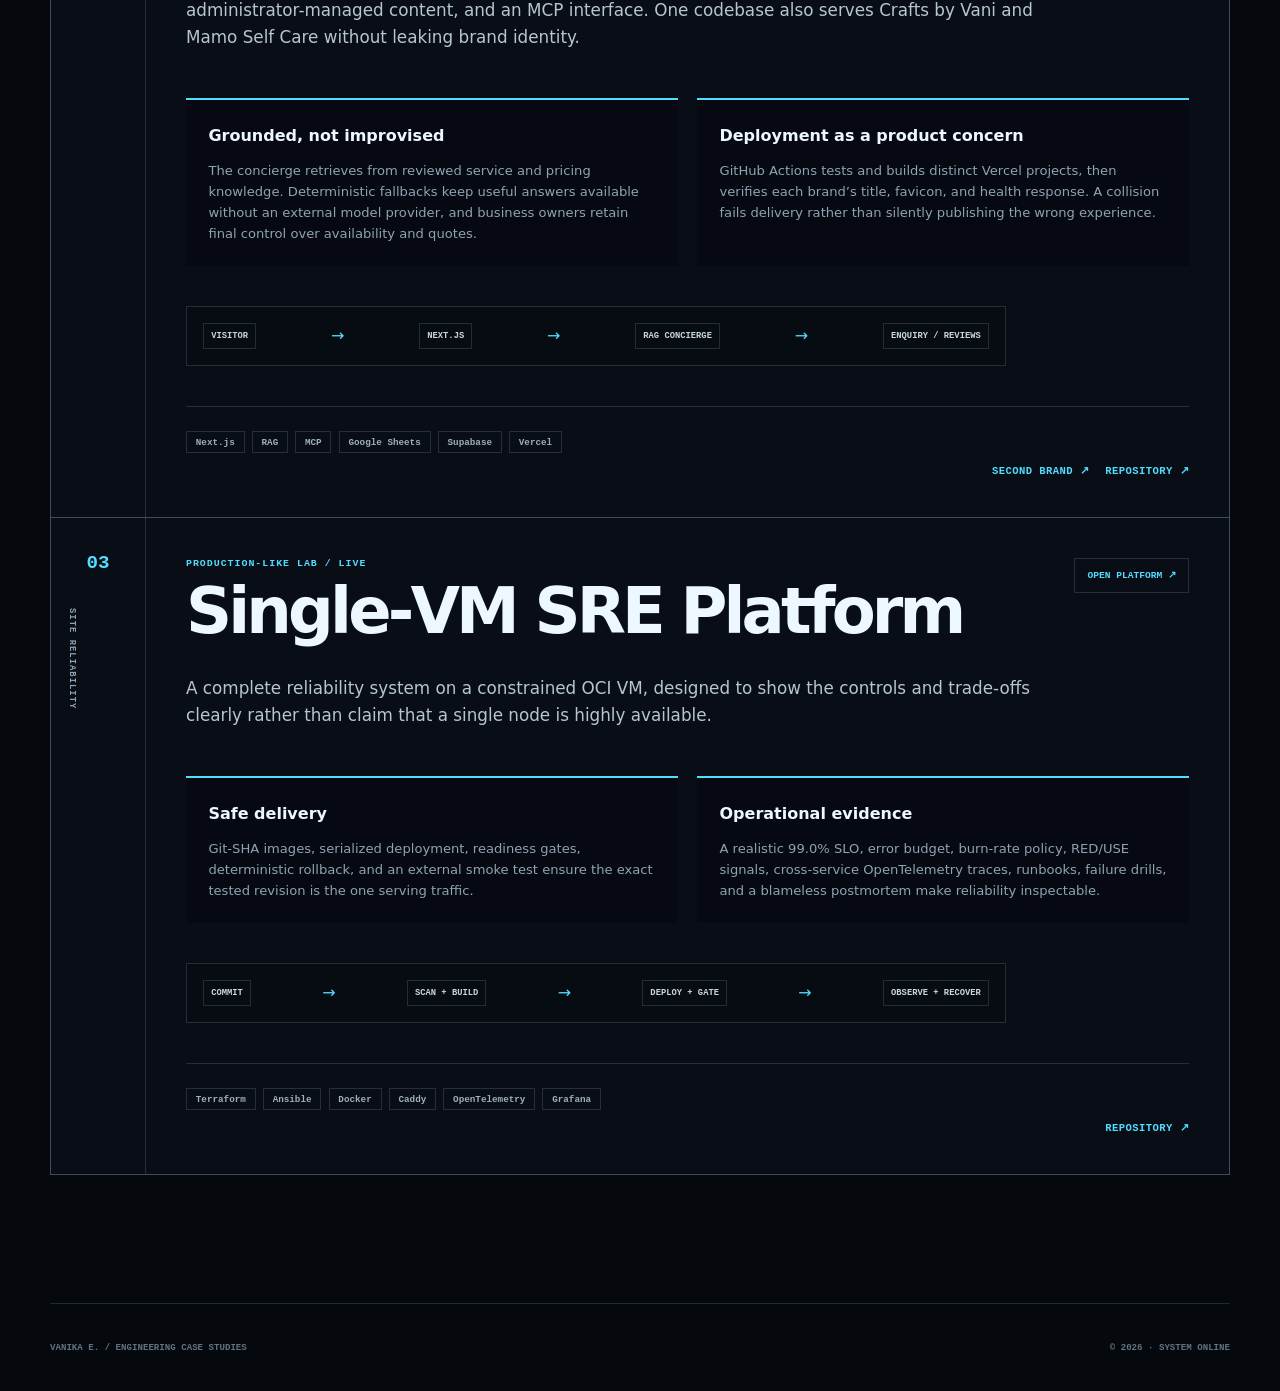
<file: projects.html>
<!doctype html>
<html lang="en">
<head>
  <meta charset="utf-8">
  <meta name="viewport" content="width=device-width, initial-scale=1">
  <meta name="description" content="Engineering case studies by Vanika across ML model delivery, grounded AI products, and site reliability engineering.">
  <title>Engineering Case Studies | Vanika</title>
  <link rel="icon" href="favicon.svg" type="image/svg+xml">
  <link rel="stylesheet" href="styles.css">
  <script src="motion.js" defer></script>
</head>
<body>
  <a class="skip-link" href="#main-content">Skip to content</a>
  <header class="site-header"><nav class="nav shell" aria-label="Main navigation"><a class="brand" href="index.html#top" aria-label="Vanika portfolio home"><span>VE</span><strong>Vanika E.</strong></a><div class="nav-links"><a href="index.html#expertise">Expertise</a><a href="index.html#impact">Impact</a><a href="projects.html" aria-current="page">Projects</a><a href="blogs.html">Writing</a></div><a class="nav-contact" href="index.html#contact"><span aria-hidden="true"></span>Available to connect</a></nav></header>
  <main id="main-content">
    <section class="page-hero shell"><p class="section-code">ENGINEERING CASE STUDIES / 03</p><h1>Systems with evidence,<br><em>not just interfaces.</em></h1><p>Each project is a complete operating story: the user problem, the technical boundary, the delivery path, and what happens after release.</p></section>
    <section class="case-studies shell" aria-label="Project case studies">
      <article class="case-panel case-panel-zippy">
        <div class="case-rail"><span>01</span><p>RESPONSIBLE ML</p></div>
        <div class="case-main"><div class="case-title"><div><p>ACTIVITY RECOMMENDATION / LIVE</p><h2>Zippy Kiddo</h2></div><a href="https://zippy-kiddo.129-225-85-54.sslip.io" target="_blank" rel="noreferrer">OPEN PRODUCT ↗</a></div><p class="case-summary">A privacy-conscious recommender for children aged 3–12. It filters by age, time, space, energy, supervision, and available materials without collecting unnecessary personal data.</p>
          <div class="case-columns"><div><h3>The intelligence boundary</h3><p>Deterministic eligibility and safety rules remain authoritative. A compact TF‑IDF retrieval model improves ranking, while the service falls back safely to deterministic ordering if the artifact cannot load.</p></div><div><h3>The model lifecycle</h3><p>The reviewed catalogue is embedded into a Kaggle training kernel. Training must clear an 80% top‑1 retrieval gate. The validated model is published to Hugging Face, locked by revision and SHA‑256, then downloaded and verified during the application build.</p></div></div>
          <div class="lifecycle" aria-label="Zippy Kiddo model lifecycle"><div><b>01</b><strong>REVIEW</strong><span>versioned catalogue</span></div><i>→</i><div><b>02</b><strong>TRAIN</strong><span>Kaggle kernel</span></div><i>→</i><div><b>03</b><strong>GATE</strong><span>top‑1 ≥ 0.80</span></div><i>→</i><div><b>04</b><strong>PUBLISH</strong><span>Hugging Face</span></div><i>→</i><div><b>05</b><strong>PIN</strong><span>revision + SHA‑256</span></div><i>→</i><div><b>06</b><strong>SERVE</strong><span>local inference / OCI</span></div></div>
          <div class="evidence-grid"><div><strong>1.00</strong><span>promoted model’s self-retrieval top‑1 accuracy</span></div><div><strong>436</strong><span>tokens in the promoted model vocabulary</span></div><div><strong>13fa0b…</strong><span>immutable Hugging Face revision</span></div><div><strong>d063d0…</strong><span>verified model SHA‑256</span></div></div>
          <div class="case-footer"><ul class="tags"><li>FastAPI</li><li>TF‑IDF</li><li>Kaggle</li><li>Hugging Face</li><li>OCI</li><li>Terraform</li><li>Ansible</li></ul><div class="project-actions"><a href="https://huggingface.co/vanikae/zippy-kiddo-ranker" target="_blank" rel="noreferrer">Published model ↗</a><a href="https://www.kaggle.com/code/vanikaeruthayaraj/zippy-kiddo-ranker-training" target="_blank" rel="noreferrer">Training kernel ↗</a><a href="https://github.com/E-Vanika/zippy-kiddo" target="_blank" rel="noreferrer">Repository ↗</a></div></div>
        </div>
      </article>
      <article class="case-panel">
        <div class="case-rail"><span>02</span><p>GROUNDED AI</p></div>
        <div class="case-main"><div class="case-title"><div><p>MULTI-BRAND SERVICE PLATFORM / LIVE</p><h2>Monika Glam Up</h2></div><a href="https://monika-glamup.vercel.app/" target="_blank" rel="noreferrer">OPEN PRODUCT ↗</a></div><p class="case-summary">A customer-facing bridal service platform with an AI concierge, enquiry workflow, reviews, administrator-managed content, and an MCP interface. One codebase also serves Crafts by Vani and Mamo Self Care without leaking brand identity.</p>
          <div class="case-columns"><div><h3>Grounded, not improvised</h3><p>The concierge retrieves from reviewed service and pricing knowledge. Deterministic fallbacks keep useful answers available without an external model provider, and business owners retain final control over availability and quotes.</p></div><div><h3>Deployment as a product concern</h3><p>GitHub Actions tests and builds distinct Vercel projects, then verifies each brand’s title, favicon, and health response. A collision fails delivery rather than silently publishing the wrong experience.</p></div></div>
          <div class="architecture-row"><span>VISITOR</span><i>→</i><span>NEXT.JS</span><i>→</i><span>RAG CONCIERGE</span><i>→</i><span>ENQUIRY / REVIEWS</span></div>
          <div class="case-footer"><ul class="tags"><li>Next.js</li><li>RAG</li><li>MCP</li><li>Google Sheets</li><li>Supabase</li><li>Vercel</li></ul><div class="project-actions"><a href="https://crafts-by-vani.vercel.app/" target="_blank" rel="noreferrer">Second brand ↗</a><a href="https://github.com/E-Vanika/morphos-core" target="_blank" rel="noreferrer">Repository ↗</a></div></div>
        </div>
      </article>
      <article class="case-panel">
        <div class="case-rail"><span>03</span><p>SITE RELIABILITY</p></div>
        <div class="case-main"><div class="case-title"><div><p>PRODUCTION-LIKE LAB / LIVE</p><h2>Single‑VM SRE Platform</h2></div><a href="https://solo-sre-pg.duckdns.org/" target="_blank" rel="noreferrer">OPEN PLATFORM ↗</a></div><p class="case-summary">A complete reliability system on a constrained OCI VM, designed to show the controls and trade-offs clearly rather than claim that a single node is highly available.</p>
          <div class="case-columns"><div><h3>Safe delivery</h3><p>Git-SHA images, serialized deployment, readiness gates, deterministic rollback, and an external smoke test ensure the exact tested revision is the one serving traffic.</p></div><div><h3>Operational evidence</h3><p>A realistic 99.0% SLO, error budget, burn-rate policy, RED/USE signals, cross-service OpenTelemetry traces, runbooks, failure drills, and a blameless postmortem make reliability inspectable.</p></div></div>
          <div class="architecture-row"><span>COMMIT</span><i>→</i><span>SCAN + BUILD</span><i>→</i><span>DEPLOY + GATE</span><i>→</i><span>OBSERVE + RECOVER</span></div>
          <div class="case-footer"><ul class="tags"><li>Terraform</li><li>Ansible</li><li>Docker</li><li>Caddy</li><li>OpenTelemetry</li><li>Grafana</li></ul><div class="project-actions"><a href="https://github.com/E-Vanika/solo-sre-project" target="_blank" rel="noreferrer">Repository ↗</a></div></div>
        </div>
      </article>
    </section>
  </main>
  <footer class="footer shell"><p>VANIKA E. / ENGINEERING CASE STUDIES</p><p>© 2026 · SYSTEM ONLINE</p></footer>
</body>
</html>
</file>
<file: styles.css>
:root {
  --scroll-progress: 0;
  --bg: #05080d;
  --panel: #0b111a;
  --panel-2: #101925;
  --line: rgba(167, 196, 218, .18);
  --line-strong: rgba(167, 196, 218, .34);
  --text: #edf7ff;
  --muted: #8ea3b2;
  --cyan: #52dcff;
  --violet: #a98cff;
  --lime: #c7ff5c;
  --blue: #2288ff;
  --mono: "Cascadia Mono", "SFMono-Regular", Consolas, monospace;
  --sans: Inter, ui-sans-serif, system-ui, -apple-system, "Segoe UI", sans-serif;
}

* { box-sizing: border-box; }
html { scroll-behavior: smooth; }
body { margin: 0; background: var(--bg); color: var(--text); font-family: var(--sans); line-height: 1.6; overflow-x: hidden; }
body::before { content: ""; position: fixed; inset: 0; z-index: -2; background: radial-gradient(circle at 72% 8%, rgba(34,136,255,.13), transparent 28rem), radial-gradient(circle at 16% 58%, rgba(169,140,255,.07), transparent 32rem); }
body::after { content: ""; position: fixed; inset: -56px; z-index: -1; pointer-events: none; opacity: .22; background-image: linear-gradient(rgba(82,220,255,.035) 1px, transparent 1px), linear-gradient(90deg, rgba(82,220,255,.035) 1px, transparent 1px); background-size: 56px 56px; mask-image: linear-gradient(to bottom, black, transparent 80%); }
a { color: inherit; text-decoration: none; }
a:focus-visible { outline: 2px solid var(--cyan); outline-offset: 5px; }
.shell { width: min(1180px, calc(100% - 3rem)); margin-inline: auto; }
.skip-link { position: fixed; top: -5rem; left: 1rem; z-index: 50; padding: .7rem 1rem; background: var(--cyan); color: #001219; font-weight: 900; }
.skip-link:focus { top: 1rem; }

.site-header { position: sticky; top: 0; z-index: 20; border-bottom: 1px solid var(--line); background: rgba(5,8,13,.86); backdrop-filter: blur(20px); transition: background .3s ease, box-shadow .3s ease; }
.site-header::after { content: ""; position: absolute; right: 0; bottom: -1px; left: 0; height: 1px; background: linear-gradient(90deg, var(--cyan), var(--violet)); transform: scaleX(var(--scroll-progress)); transform-origin: left; }
.site-header.is-scrolled { background: rgba(5,8,13,.94); box-shadow: 0 14px 38px rgba(0,0,0,.25); }
.nav { min-height: 76px; display: flex; align-items: center; gap: 2rem; }
.brand { display: flex; align-items: center; gap: .7rem; }
.brand span { display: grid; place-items: center; width: 2.2rem; height: 2.2rem; border: 1px solid var(--cyan); background: rgba(82,220,255,.08); color: var(--cyan); font: 800 .75rem var(--mono); box-shadow: inset 0 0 18px rgba(82,220,255,.1), 0 0 18px rgba(82,220,255,.08); }
.brand strong { font-size: .88rem; letter-spacing: -.02em; }
.nav-links { display: flex; gap: 1.8rem; margin-left: auto; color: var(--muted); font: 700 .68rem var(--mono); text-transform: uppercase; letter-spacing: .06em; }
.nav-links a:hover, .nav-links a[aria-current="page"] { color: var(--cyan); }
.nav-contact { display: flex; align-items: center; gap: .5rem; padding: .55rem .7rem; border: 1px solid var(--line); color: #bdd0dd; font: 700 .61rem var(--mono); text-transform: uppercase; }
.nav-contact span { width: .45rem; height: .45rem; border-radius: 50%; background: var(--lime); box-shadow: 0 0 10px var(--lime); }

.hero { min-height: 760px; display: grid; grid-template-columns: minmax(0, 1.25fr) minmax(390px, .75fr); gap: 4rem; align-items: center; padding-block: 7rem; }
.signal { display: flex; align-items: center; gap: .8rem; margin: 0; color: var(--cyan); font: 700 .66rem var(--mono); letter-spacing: .1em; text-transform: uppercase; }
.signal i { width: 4px; height: 4px; border-radius: 50%; background: var(--violet); }
.hero h1 { max-width: 800px; margin: 1.5rem 0 1.7rem; font-size: clamp(3.6rem, 7.2vw, 7.3rem); line-height: .94; letter-spacing: -.07em; }
.hero h1 em, .page-hero h1 em { color: transparent; font-style: normal; -webkit-text-stroke: 1px var(--cyan); text-shadow: 0 0 40px rgba(82,220,255,.12); }
.hero-lede { max-width: 710px; margin: 0; color: #b5c5cf; font-size: clamp(1rem, 1.5vw, 1.24rem); line-height: 1.7; }
.hero-actions { display: flex; flex-wrap: wrap; gap: .75rem; margin-top: 2.2rem; }
.button { display: inline-flex; align-items: center; justify-content: center; gap: .7rem; min-height: 48px; padding: .75rem 1rem; border: 1px solid var(--line-strong); font: 800 .7rem var(--mono); text-transform: uppercase; letter-spacing: .04em; transition: transform .2s, border-color .2s, background .2s; }
.button:hover { transform: translateY(-2px); border-color: var(--cyan); }
.button-bright { background: var(--cyan); border-color: var(--cyan); color: #00141c; box-shadow: 0 12px 35px rgba(82,220,255,.15); }
.button-bright:hover { background: #8ceaff; }
.button-line { background: rgba(255,255,255,.02); }

.system-map { border: 1px solid var(--line-strong); background: rgba(9,15,23,.85); box-shadow: 0 26px 90px rgba(0,0,0,.35), inset 0 0 60px rgba(34,136,255,.035); }
.map-head, .map-foot { display: flex; justify-content: space-between; align-items: center; min-height: 44px; padding: 0 1rem; border-bottom: 1px solid var(--line); color: var(--muted); font: 700 .57rem var(--mono); letter-spacing: .07em; }
.map-head i { width: 7px; height: 7px; border-radius: 50%; background: var(--lime); box-shadow: 0 0 10px var(--lime); }
.map-canvas { position: relative; height: 390px; background-image: radial-gradient(circle, rgba(82,220,255,.14) 1px, transparent 1px); background-size: 20px 20px; overflow: hidden; }
.map-canvas::after { content: ""; position: absolute; inset: 0; background: radial-gradient(circle at center, rgba(82,220,255,.12), transparent 48%); }
.map-core, .map-node { position: absolute; z-index: 2; display: grid; place-items: center; border: 1px solid var(--line-strong); background: #081019; font: 800 .61rem var(--mono); letter-spacing: .06em; }
.map-core { left: 50%; top: 50%; width: 82px; height: 82px; transform: translate(-50%,-50%); clip-path: polygon(50% 0,100% 50%,50% 100%,0 50%); border: 0; background: rgba(5,17,25,.96); color: var(--cyan); box-shadow: inset 0 0 0 1px var(--cyan), 0 0 30px rgba(82,220,255,.18); }
.map-node { min-width: 112px; padding: .65rem; color: #dceaf2; }
.map-node small { color: var(--muted); font: 500 .52rem var(--mono); letter-spacing: 0; }
.node-code { left: 6%; top: 12%; }.node-ship { right: 7%; top: 14%; }.node-see { right: 4%; bottom: 12%; }.node-heal { left: 5%; bottom: 12%; }.node-ai { left: 50%; top: 5%; transform: translateX(-50%); border-color: var(--violet); color: var(--violet); }
.map-line { position: absolute; z-index: 1; left: 50%; top: 50%; width: 145px; height: 1px; background: linear-gradient(90deg, var(--cyan), rgba(82,220,255,.1)); transform-origin: left; }
.line-a { transform: rotate(-151deg); }.line-b { transform: rotate(-30deg); }.line-c { transform: rotate(31deg); }.line-d { transform: rotate(150deg); }
.map-foot { border-top: 1px solid var(--line); border-bottom: 0; }.map-foot strong { color: var(--cyan); }

.telemetry { border-block: 1px solid var(--line); background: rgba(11,17,26,.72); }
.telemetry-grid { display: grid; grid-template-columns: repeat(4,1fr); }
.telemetry article { min-height: 185px; padding: 1.5rem; border-right: 1px solid var(--line); }
.telemetry article:first-child { border-left: 1px solid var(--line); }
.telemetry article>span { color: #506574; font: 700 .6rem var(--mono); }
.telemetry strong { display: block; margin: 1rem 0 .7rem; color: var(--lime); font: 700 clamp(2.2rem,4vw,3.8rem)/1 var(--mono); letter-spacing: -.08em; }
.telemetry p { max-width: 220px; margin: 0; color: var(--muted); font-size: .75rem; line-height: 1.5; }

.section { padding: 8rem 0; }
.section-intro { display: grid; grid-template-columns: 1fr 3fr; gap: 3rem; margin-bottom: 4rem; }
.section-code, .card-index, .project-top p, .case-title p, .impact-copy>p, .article-catalogue p { margin: 0; color: var(--cyan); font: 800 .62rem var(--mono); letter-spacing: .1em; text-transform: uppercase; }
.section-intro h2, .contact h2 { max-width: 800px; margin: 0; font-size: clamp(2.6rem,5vw,5.2rem); line-height: 1; letter-spacing: -.06em; }
.section-intro>div>p { max-width: 590px; margin: 1rem 0 0; color: var(--muted); }
.discipline-grid { display: grid; grid-template-columns: 1fr 1fr; gap: 1.2rem; }
.discipline-card { position: relative; min-height: 530px; padding: 2.2rem; border: 1px solid var(--line-strong); overflow: hidden; transition: transform .35s ease, border-color .35s ease, box-shadow .35s ease; }
.discipline-card:hover { transform: translateY(-5px); border-color: currentColor; box-shadow: 0 24px 70px rgba(0,0,0,.22); }
.discipline-card::after { content: ""; position: absolute; width: 320px; height: 320px; right: -140px; bottom: -140px; border: 1px solid currentColor; border-radius: 50%; box-shadow: 0 0 0 45px rgba(255,255,255,.015), 0 0 0 90px rgba(255,255,255,.01); opacity: .28; }
.sre-card { color: var(--cyan); background: linear-gradient(145deg, rgba(34,136,255,.1), rgba(11,17,26,.92)); }
.ai-card { color: var(--violet); background: linear-gradient(145deg, rgba(169,140,255,.12), rgba(11,17,26,.92)); }
.discipline-card h3 { max-width: 480px; margin: 4.5rem 0 1rem; color: var(--text); font-size: clamp(2rem,3vw,3.3rem); line-height: 1.05; letter-spacing: -.045em; }
.discipline-card>p:not(.card-index) { max-width: 500px; color: var(--muted); }
.discipline-card ul { position: relative; z-index: 1; margin: 3rem 0 0; padding: 0; list-style: none; border-top: 1px solid var(--line); }
.discipline-card li { display: flex; gap: 1rem; padding: .8rem 0; border-bottom: 1px solid var(--line); color: #c4d2db; font-size: .78rem; }
.discipline-card li span { color: currentColor; font: 700 .62rem var(--mono); }
.leadership-band { display: grid; grid-template-columns: 1fr 110px 3fr; gap: 2rem; align-items: center; margin-top: 1.2rem; padding: 1.7rem 2rem; border: 1px solid var(--line-strong); background: linear-gradient(90deg, rgba(199,255,92,.08), rgba(11,17,26,.9)); }
.leadership-band>p { margin: 0; color: var(--lime); font: 800 .62rem var(--mono); letter-spacing: .1em; }
.leadership-band>strong { color: var(--lime); font: 800 3.5rem/1 var(--mono); text-align: center; }
.leadership-band h3 { margin: 0 0 .35rem; font-size: 1.15rem; }.leadership-band span { color: var(--muted); font-size: .8rem; }

.experience-section { border-block: 1px solid var(--line); background: linear-gradient(135deg, rgba(34,136,255,.08), rgba(11,17,26,.92) 42%, rgba(169,140,255,.06)); }
.experience-grid { display: grid; grid-template-columns: 1.2fr .8fr; gap: 1.2rem; }
.experience-card { padding: 2rem; border: 1px solid var(--line-strong); background: rgba(5,10,16,.68); transition: transform .35s ease, border-color .35s ease, box-shadow .35s ease; }
.experience-card:hover { transform: translateY(-4px); border-color: rgba(82,220,255,.58); box-shadow: 0 22px 60px rgba(0,0,0,.2); }
.experience-current { box-shadow: inset 3px 0 0 var(--cyan); }
.experience-meta { display: flex; justify-content: space-between; gap: 1rem; color: var(--muted); font: 700 .6rem var(--mono); letter-spacing: .08em; }.experience-meta b { color: var(--cyan); }
.experience-card h3 { margin: 2.5rem 0 .25rem; font-size: clamp(1.8rem,3vw,3rem); line-height: 1; letter-spacing: -.045em; }
.experience-role { margin: 0; color: var(--violet); font: 700 .64rem var(--mono); text-transform: uppercase; }
.experience-card ul { margin: 2rem 0 0; padding: 0; list-style: none; border-top: 1px solid var(--line); }
.experience-card li { position: relative; padding: .85rem 0 .85rem 1.2rem; border-bottom: 1px solid var(--line); color: #afc1cc; font-size: .78rem; }.experience-card li::before { content: ""; position: absolute; left: 0; top: 1.25rem; width: 5px; height: 5px; background: var(--lime); }

.impact-section { border-block: 1px solid var(--line); background: var(--panel); }
.impact-list { border-top: 1px solid var(--line-strong); }
.impact-list article { display: grid; grid-template-columns: 70px minmax(0,1fr) 330px; gap: 2rem; align-items: center; padding: 2.6rem 0; border-bottom: 1px solid var(--line); }
.impact-number { align-self: start; color: #536877; font: 700 .7rem var(--mono); }
.impact-copy h3 { max-width: 720px; margin: .6rem 0 .8rem; font-size: clamp(1.5rem,2.7vw,2.7rem); line-height: 1.15; letter-spacing: -.04em; }
.impact-copy span { display: block; max-width: 720px; color: var(--muted); font-size: .88rem; }
.impact-flow, .architecture-row { display: flex; align-items: center; justify-content: space-between; gap: .5rem; padding: 1rem; border: 1px solid var(--line); background: #070c12; }
.impact-flow b, .architecture-row span { padding: .45rem; border: 1px solid var(--line); color: #c7d6df; font: 700 .55rem var(--mono); }
.impact-flow i, .architecture-row i { color: var(--cyan); font-style: normal; }

.coverage-grid { display: grid; grid-template-columns: repeat(4,1fr); border-top: 1px solid var(--line-strong); border-left: 1px solid var(--line-strong); }
.coverage-grid article { min-height: 245px; padding: 1.4rem; border-right: 1px solid var(--line-strong); border-bottom: 1px solid var(--line-strong); background: rgba(11,17,26,.66); transition: background .3s ease, box-shadow .3s ease; }
.coverage-grid article:hover { background: rgba(16,25,37,.94); box-shadow: inset 0 2px 0 rgba(169,140,255,.7); }
.coverage-grid span { color: var(--violet); font: 700 .6rem var(--mono); }.coverage-grid h3 { margin: 2rem 0 .8rem; font-size: 1rem; line-height: 1.2; }.coverage-grid p { margin: 0; color: var(--muted); font-size: .72rem; line-height: 1.55; }

.project-grid { display: grid; grid-template-columns: 1fr 1fr; gap: 1.2rem; }
.project-card { display: flex; flex-direction: column; min-height: 500px; padding: 2rem; border: 1px solid var(--line-strong); background: rgba(11,17,26,.84); transition: transform .35s ease, border-color .35s ease, box-shadow .35s ease; }
.project-card:hover { transform: translateY(-6px); border-color: var(--cyan); box-shadow: 0 28px 80px rgba(0,0,0,.28), 0 0 40px rgba(82,220,255,.045); }
.project-zippy { grid-column: span 2; min-height: 600px; background: linear-gradient(120deg, rgba(34,136,255,.15), rgba(11,17,26,.95) 52%, rgba(169,140,255,.11)); }
.project-top { display: flex; justify-content: space-between; gap: 1rem; }
.project-top span { color: var(--lime); font: 700 .58rem var(--mono); letter-spacing: .08em; }
.project-card h3 { margin: 3.2rem 0 1rem; font-size: clamp(2.2rem,4vw,4.4rem); line-height: 1; letter-spacing: -.055em; }
.project-card>p, .project-body p { max-width: 700px; margin: 0; color: var(--muted); }
.project-body { display: grid; grid-template-columns: 1.4fr 1fr; gap: 3rem; align-items: end; }
.model-stats { display: grid; grid-template-columns: repeat(3,1fr); border: 1px solid var(--line); }
.model-stats div { padding: .9rem; border-right: 1px solid var(--line); }.model-stats div:last-child { border: 0; }
.model-stats strong { display: block; color: var(--lime); font: 700 1rem var(--mono); }.model-stats span { color: var(--muted); font-size: .58rem; }
.pipeline { display: flex; align-items: center; justify-content: space-between; gap: .7rem; margin: 3rem 0 1.5rem; padding: 1.2rem; border: 1px solid rgba(82,220,255,.3); background: rgba(4,10,15,.75); }
.pipeline span { flex: 1; padding: .65rem; border: 1px solid var(--line); color: var(--cyan); font: 800 .6rem var(--mono); text-align: center; }
.pipeline small { display: block; margin-top: .25rem; color: var(--muted); font: 500 .52rem var(--mono); }.pipeline i { color: var(--violet); font-style: normal; }
.mini-architecture { display: flex; align-items: center; gap: .6rem; margin: 2.5rem 0 1.5rem; padding: 1rem; border: 1px solid var(--line); color: var(--cyan); font: 700 .62rem var(--mono); }.mini-architecture i { color: var(--violet); font-style: normal; }
.tags { display: flex; flex-wrap: wrap; gap: .45rem; margin: 1.5rem 0; padding: 0; list-style: none; }
.tags li { padding: .27rem .55rem; border: 1px solid var(--line); color: #9db0bc; font: 600 .58rem var(--mono); }
.project-actions { display: flex; flex-wrap: wrap; gap: 1rem; margin-top: auto; padding-top: 1.2rem; border-top: 1px solid var(--line); }
.project-actions a, .section-link { color: var(--cyan); font: 800 .66rem var(--mono); text-transform: uppercase; letter-spacing: .04em; }
.project-actions a:hover, .section-link:hover { text-decoration: underline; text-underline-offset: 4px; }
.section-link { display: inline-flex; gap: 1rem; margin-top: 2rem; }.section-link span { color: var(--violet); }

.writing-section { border-top: 1px solid var(--line); background: var(--panel); }
.writing-list { border-top: 1px solid var(--line-strong); }
.writing-list a { display: grid; grid-template-columns: 60px 1fr 240px 30px; gap: 1rem; align-items: center; padding: 1.7rem 0; border-bottom: 1px solid var(--line); transition: padding .2s, background .2s; }
.writing-list a:hover { padding-inline: 1rem; background: rgba(82,220,255,.035); }
.writing-list span, .writing-list small { color: var(--muted); font: 700 .6rem var(--mono); text-transform: uppercase; }.writing-list strong { font-size: 1rem; }.writing-list i { color: var(--cyan); font-style: normal; }

.contact { display: grid; grid-template-columns: 1fr 3fr; gap: 3rem; padding-block: 8rem; }
.contact h2 { max-width: 900px; }
.contact>div>p { max-width: 660px; color: var(--muted); }
.contact-links { display: flex; flex-wrap: wrap; gap: .7rem; margin-top: 2rem; }
.contact-links a { padding: .75rem 1rem; border: 1px solid var(--line-strong); font: 800 .66rem var(--mono); text-transform: uppercase; }.contact-links a:first-child { background: var(--cyan); border-color: var(--cyan); color: #00131b; }.contact-links a:hover { border-color: var(--cyan); }
.footer { display: flex; justify-content: space-between; padding-block: 1.8rem; border-top: 1px solid var(--line); color: #607382; font: 700 .57rem var(--mono); }

.page-hero { padding: 8rem 0 5rem; }
.page-hero h1 { margin: 1rem 0 1.5rem; font-size: clamp(3.5rem,7vw,7rem); line-height: .96; letter-spacing: -.065em; }
.page-hero>p:last-child { max-width: 720px; color: var(--muted); font-size: 1.05rem; }
.case-studies { padding-bottom: 8rem; }
.case-panel { display: grid; grid-template-columns: 95px 1fr; border: 1px solid var(--line-strong); border-bottom: 0; background: rgba(11,17,26,.76); }.case-panel:last-child { border-bottom: 1px solid var(--line-strong); }
.case-panel-zippy { background: linear-gradient(135deg, rgba(34,136,255,.12), rgba(11,17,26,.86) 50%, rgba(169,140,255,.08)); }
.case-rail { padding: 2rem 1rem; border-right: 1px solid var(--line); text-align: center; }.case-rail span { color: var(--cyan); font: 800 1.2rem var(--mono); }.case-rail p { margin: 2rem 0 0; color: var(--muted); font: 700 .55rem var(--mono); writing-mode: vertical-rl; letter-spacing: .12em; }
.case-main { padding: 2.5rem; }
.case-title { display: flex; justify-content: space-between; gap: 2rem; align-items: start; }.case-title h2 { margin: .6rem 0 0; font-size: clamp(2.7rem,5vw,5rem); line-height: 1; letter-spacing: -.06em; }.case-title>a { padding: .65rem .75rem; border: 1px solid var(--line); color: var(--cyan); font: 800 .6rem var(--mono); white-space: nowrap; }
.case-summary { max-width: 860px; margin: 2rem 0 3rem; color: #b5c6d0; font-size: 1.05rem; }
.case-columns { display: grid; grid-template-columns: 1fr 1fr; gap: 1.2rem; }.case-columns>div { padding: 1.4rem; border-top: 2px solid var(--cyan); background: rgba(4,9,14,.55); }.case-columns h3 { margin: 0 0 .7rem; font-size: 1rem; }.case-columns p { margin: 0; color: var(--muted); font-size: .82rem; }
.lifecycle { display: flex; align-items: stretch; gap: .5rem; margin: 2.5rem 0; }.lifecycle>div { flex: 1; min-width: 0; padding: .8rem; border: 1px solid var(--line); background: #070c12; }.lifecycle b, .lifecycle strong, .lifecycle span { display: block; }.lifecycle b { color: var(--violet); font: 700 .55rem var(--mono); }.lifecycle strong { margin: .5rem 0 .25rem; color: var(--cyan); font: 800 .58rem var(--mono); }.lifecycle span { color: var(--muted); font-size: .56rem; }.lifecycle i { align-self: center; color: var(--violet); font-style: normal; }
.evidence-grid { display: grid; grid-template-columns: repeat(4,1fr); border: 1px solid var(--line); }.evidence-grid div { padding: 1rem; border-right: 1px solid var(--line); }.evidence-grid div:last-child { border: 0; }.evidence-grid strong { display: block; color: var(--lime); font: 700 1.05rem var(--mono); }.evidence-grid span { display: block; margin-top: .35rem; color: var(--muted); font-size: .58rem; }
.architecture-row { max-width: 820px; margin: 2.5rem 0; }
.case-footer { display: flex; justify-content: space-between; gap: 2rem; align-items: end; margin-top: 2rem; border-top: 1px solid var(--line); }.case-footer .project-actions { border: 0; }

.article-catalogue { padding-bottom: 8rem; border-top: 1px solid var(--line-strong); }
.article-catalogue>a { display: grid; grid-template-columns: 75px 1fr 40px; gap: 2rem; align-items: center; padding: 2.4rem 0; border-bottom: 1px solid var(--line); }.article-catalogue>a>span { color: #526675; font: 700 .7rem var(--mono); }.article-catalogue h2 { margin: .5rem 0 .7rem; font-size: clamp(1.5rem,3vw,2.6rem); line-height: 1.1; letter-spacing: -.04em; }.article-catalogue small { display: block; max-width: 780px; color: var(--muted); font-size: .8rem; }.article-catalogue i { color: var(--cyan); font-size: 1.2rem; font-style: normal; }.article-catalogue>a:hover h2 { color: var(--cyan); }

@media (max-width: 920px) {
  .nav-contact { display: none; }
  .hero { grid-template-columns: 1fr; min-height: auto; }
  .system-map { max-width: 600px; }
  .telemetry-grid { grid-template-columns: repeat(2,1fr); }
  .section-intro, .contact { grid-template-columns: 1fr; gap: 1rem; }
  .leadership-band { grid-template-columns: 1fr 90px 2fr; }
  .experience-grid { grid-template-columns: 1fr; }
  .coverage-grid { grid-template-columns: repeat(2,1fr); }
  .impact-list article { grid-template-columns: 45px 1fr; }.impact-flow { grid-column: 2; max-width: 400px; }
  .project-body { grid-template-columns: 1fr; }.model-stats { max-width: 540px; }
  .writing-list a { grid-template-columns: 40px 1fr 25px; }.writing-list small { grid-column: 2; }
  .lifecycle { display: grid; grid-template-columns: repeat(3,1fr); }.lifecycle i { display: none; }
  .evidence-grid { grid-template-columns: repeat(2,1fr); }.evidence-grid div:nth-child(2) { border-right: 0; }.evidence-grid div:nth-child(-n+2) { border-bottom: 1px solid var(--line); }
  .case-footer { display: block; }
}

@media (max-width: 680px) {
  .shell { width: min(100% - 2rem,1180px); }
  .nav { min-height: 105px; flex-wrap: wrap; align-content: center; gap: .5rem; }.nav-links { order: 2; width: 100%; justify-content: space-between; gap: .5rem; margin: 0; font-size: .58rem; }
  .hero { padding-block: 5rem; gap: 3rem; }.hero h1 { font-size: clamp(3.2rem,16vw,5rem); }.signal { flex-wrap: wrap; font-size: .56rem; }.hero-actions .button { width: 100%; }
  .map-canvas { height: 330px; }.map-node { min-width: 90px; font-size: .52rem; }.map-node small { font-size: .45rem; }.map-line { width: 110px; }
  .telemetry-grid { grid-template-columns: 1fr; }.telemetry article, .telemetry article:first-child { min-height: 140px; border-left: 1px solid var(--line); }
  .section { padding: 5.5rem 0; }.section-intro { margin-bottom: 2.5rem; }.section-intro h2, .contact h2 { font-size: clamp(2.5rem,12vw,4rem); }
  .discipline-grid, .project-grid { grid-template-columns: 1fr; }.discipline-card { min-height: 480px; padding: 1.4rem; }.discipline-card h3 { margin-top: 3rem; }.project-zippy { grid-column: auto; }.project-card { min-height: 520px; padding: 1.3rem; }
  .leadership-band { grid-template-columns: 1fr; gap: .7rem; padding: 1.4rem; }.leadership-band>strong { text-align: left; }
  .experience-card { padding: 1.4rem; }.coverage-grid { grid-template-columns: 1fr; }.coverage-grid article { min-height: 190px; }
  .pipeline { display: grid; grid-template-columns: 1fr 1fr; }.pipeline i { display: none; }.model-stats { grid-template-columns: 1fr; }.model-stats div { border-right: 0; border-bottom: 1px solid var(--line); }
  .impact-list article { grid-template-columns: 1fr; gap: 1rem; }.impact-number { display: none; }.impact-flow { grid-column: 1; font-size: .5rem; }
  .writing-list a { grid-template-columns: 28px 1fr 20px; }.writing-list strong { font-size: .88rem; }
  .contact { padding-block: 5.5rem; }.footer { display: block; }.footer p { margin: .3rem 0; }
  .page-hero { padding: 5rem 0 3rem; }.page-hero h1 { font-size: clamp(3.1rem,15vw,5rem); }
  .case-panel { grid-template-columns: 1fr; }.case-rail { display: flex; justify-content: space-between; border-right: 0; border-bottom: 1px solid var(--line); }.case-rail p { margin: 0; writing-mode: initial; }.case-main { padding: 1.3rem; }.case-title { display: block; }.case-title>a { display: inline-block; margin-top: 1rem; }.case-columns { grid-template-columns: 1fr; }.lifecycle { grid-template-columns: 1fr 1fr; }.evidence-grid { grid-template-columns: 1fr; }.evidence-grid div { border-right: 0; border-bottom: 1px solid var(--line); }.architecture-row { flex-wrap: wrap; }.case-studies, .article-catalogue { padding-bottom: 5rem; }
  .article-catalogue>a { grid-template-columns: 30px 1fr 20px; gap: .8rem; }.article-catalogue h2 { font-size: 1.35rem; }
}

@media (prefers-reduced-motion: no-preference) {
  body::after { animation: grid-drift 28s linear infinite; }
  .map-core { animation: core-pulse 3s ease-in-out infinite; }
  .map-line { background-size: 200% 100%; animation: signal-flow 2.8s linear infinite; }
  .map-node { animation: node-breathe 4.8s ease-in-out infinite; }
  .node-ship, .node-heal { animation-delay: -1.6s; }
  .node-see, .node-ai { animation-delay: -3.2s; }

  .motion-ready .hero-copy > *,
  .motion-ready .system-map,
  .motion-ready .page-hero > * {
    opacity: 0;
    transform: translateY(20px);
  }
  .motion-ready.page-ready .hero-copy > *,
  .motion-ready.page-ready .system-map,
  .motion-ready.page-ready .page-hero > * {
    opacity: 1;
    transform: translateY(0);
    transition: opacity .75s cubic-bezier(.2,.7,.2,1), transform .75s cubic-bezier(.2,.7,.2,1);
  }
  .motion-ready.page-ready .hero-copy > :nth-child(2),
  .motion-ready.page-ready .page-hero > :nth-child(2) { transition-delay: 90ms; }
  .motion-ready.page-ready .hero-copy > :nth-child(3),
  .motion-ready.page-ready .page-hero > :nth-child(3) { transition-delay: 180ms; }
  .motion-ready.page-ready .hero-copy > :nth-child(4) { transition-delay: 270ms; }
  .motion-ready.page-ready .system-map { transition-delay: 180ms; }

  .motion-ready [data-reveal] {
    opacity: 0;
    transform: translateY(26px);
    transition: opacity .7s cubic-bezier(.2,.7,.2,1) var(--reveal-delay, 0ms), transform .7s cubic-bezier(.2,.7,.2,1) var(--reveal-delay, 0ms);
  }
  .motion-ready [data-reveal].is-visible { opacity: 1; transform: translateY(0); }

  @keyframes grid-drift { to { transform: translate3d(56px,56px,0); } }
  @keyframes core-pulse { 50% { box-shadow: inset 0 0 0 1px var(--cyan), 0 0 48px rgba(82,220,255,.32); } }
  @keyframes signal-flow { to { background-position: -200% 0; } }
  @keyframes node-breathe { 50% { border-color: rgba(82,220,255,.62); box-shadow: 0 0 18px rgba(82,220,255,.08); } }
}
@media (prefers-reduced-motion: reduce) {
  *,*::before,*::after { scroll-behavior: auto !important; animation-duration: .01ms !important; transition-duration: .01ms !important; }
  .site-header::after { display: none; }
}
</file>
